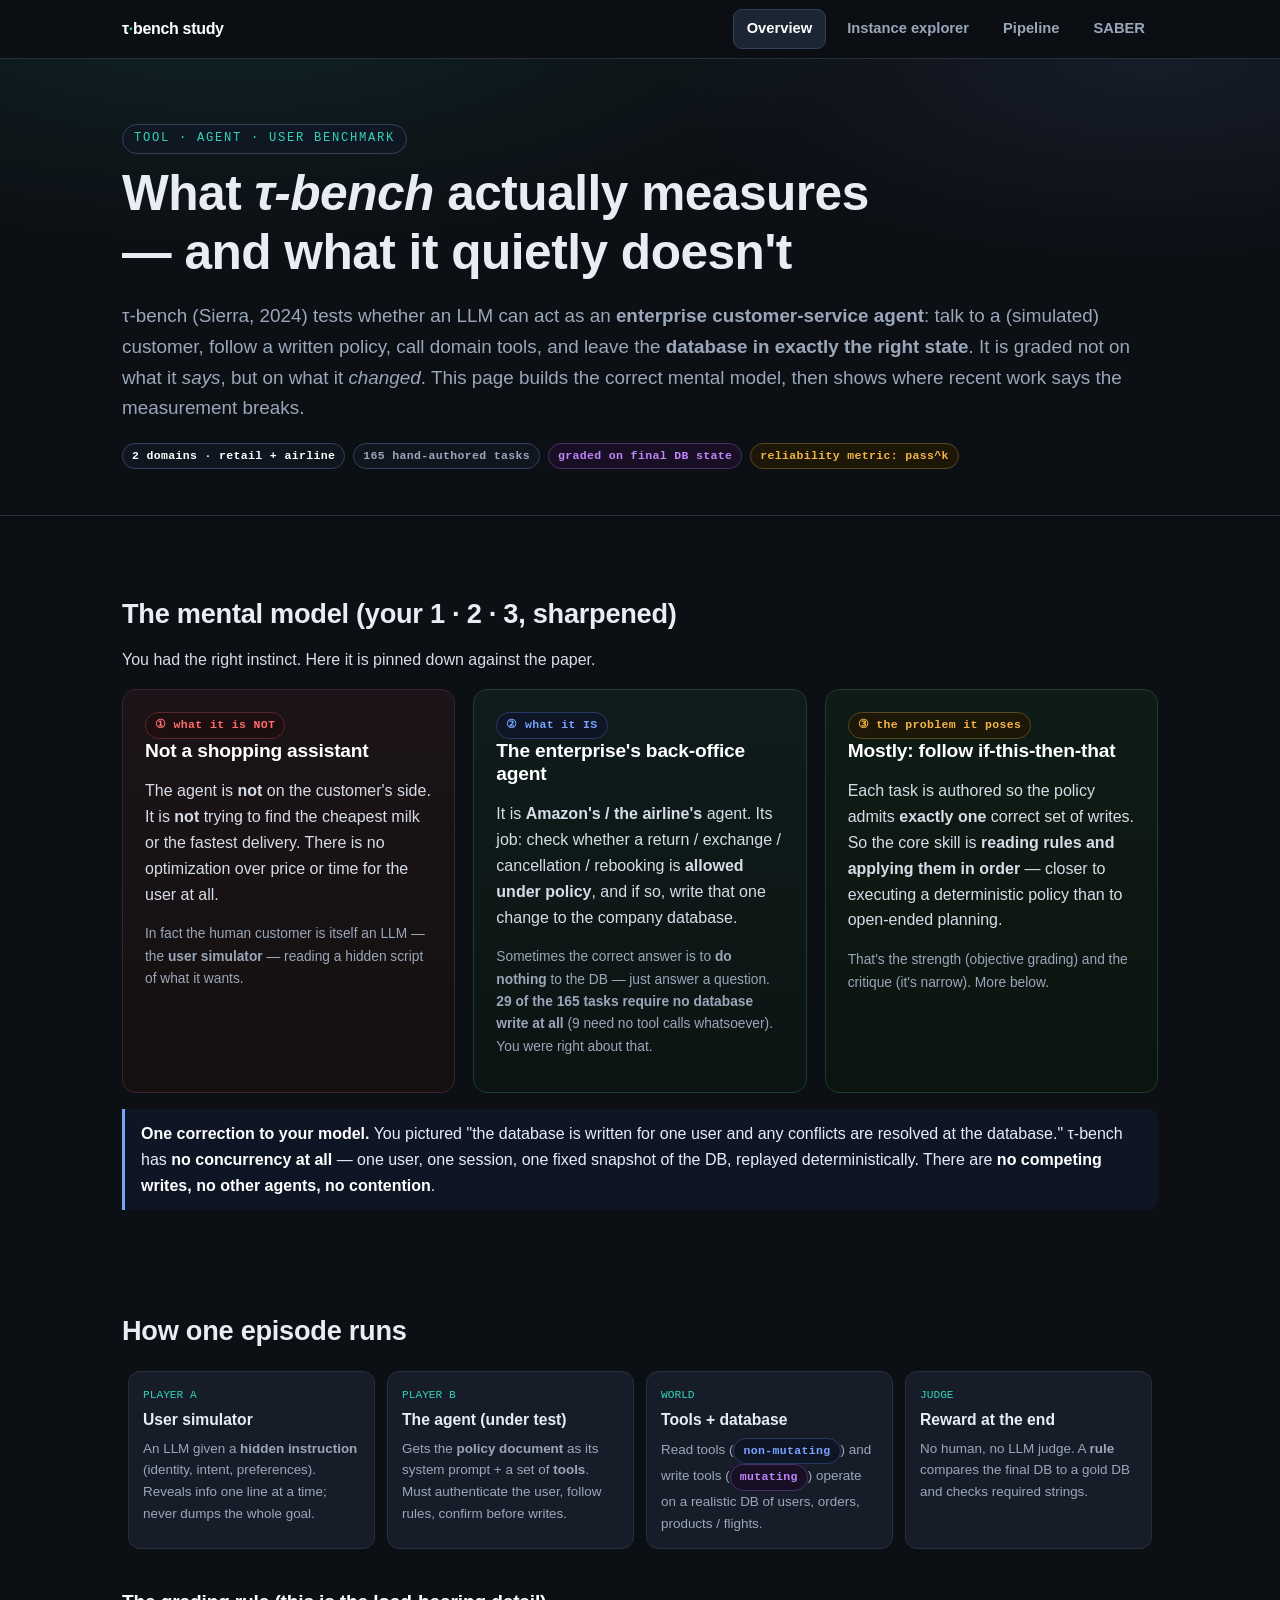
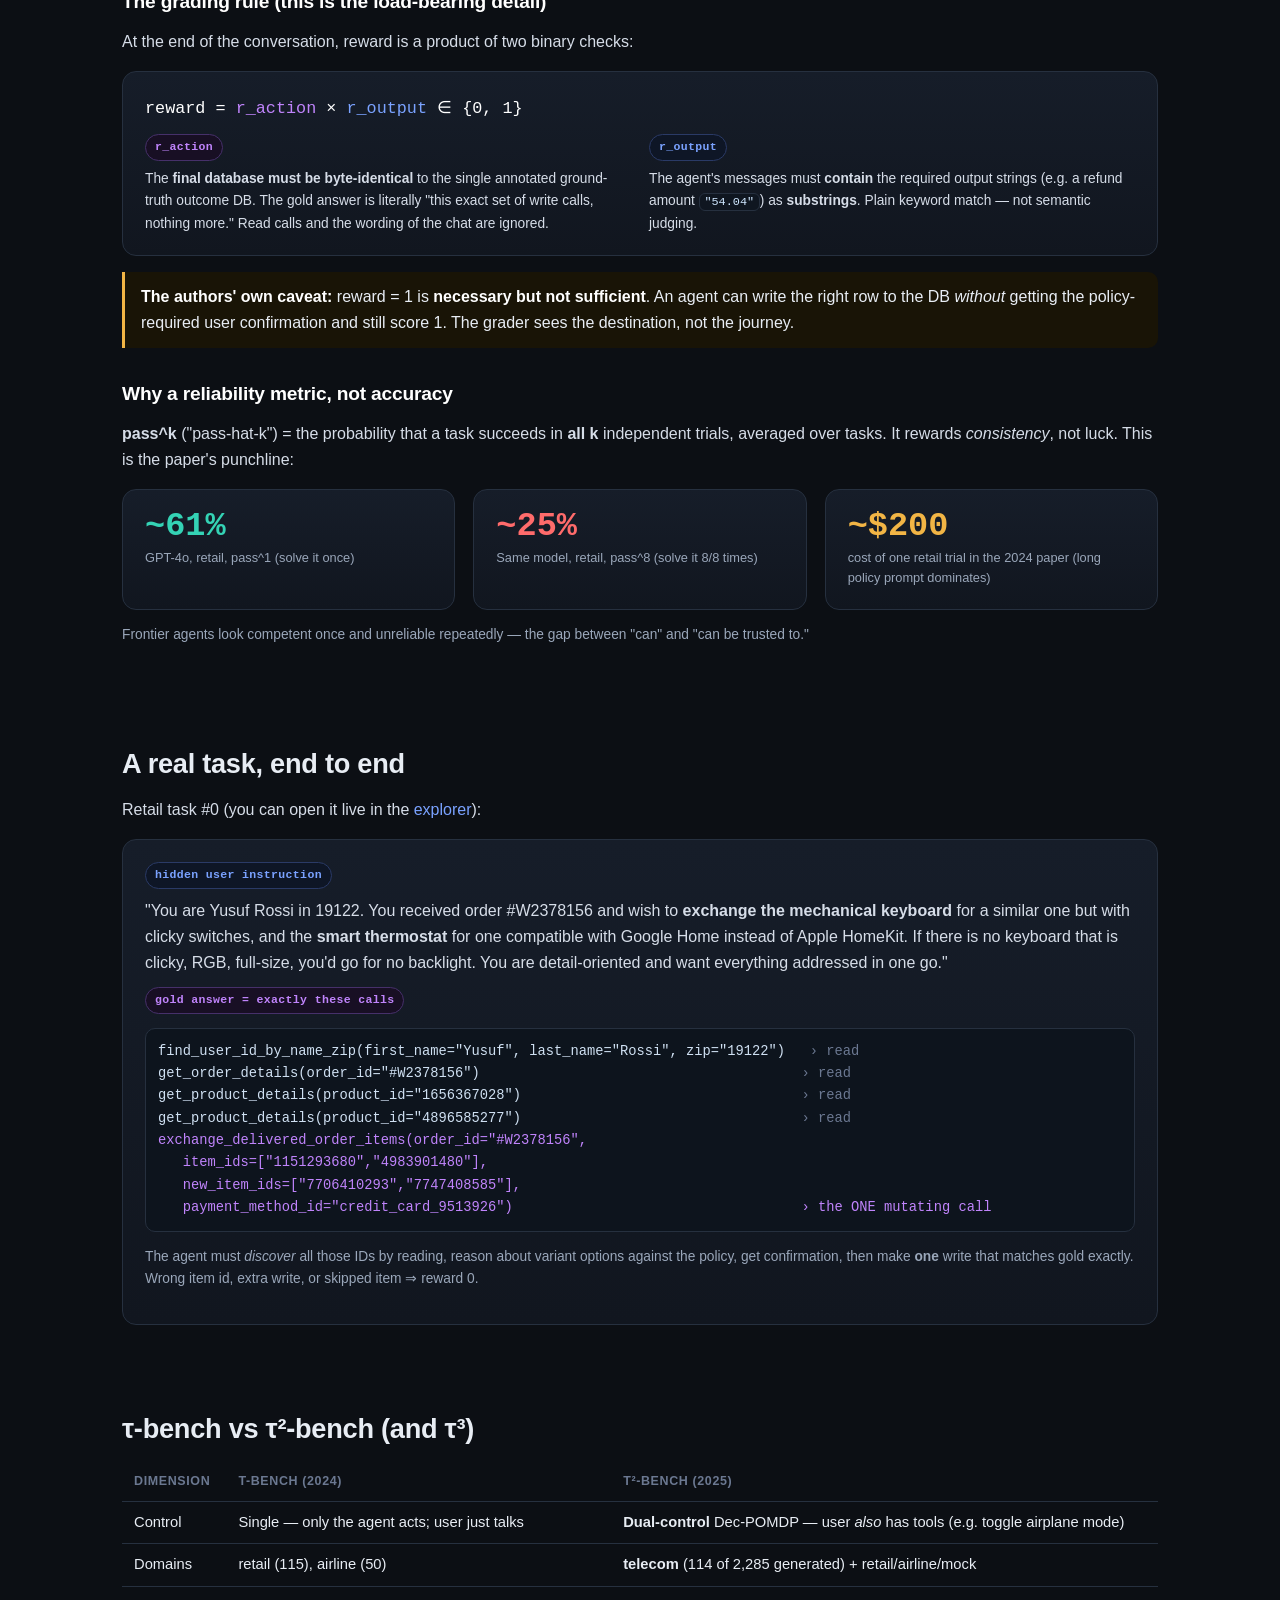
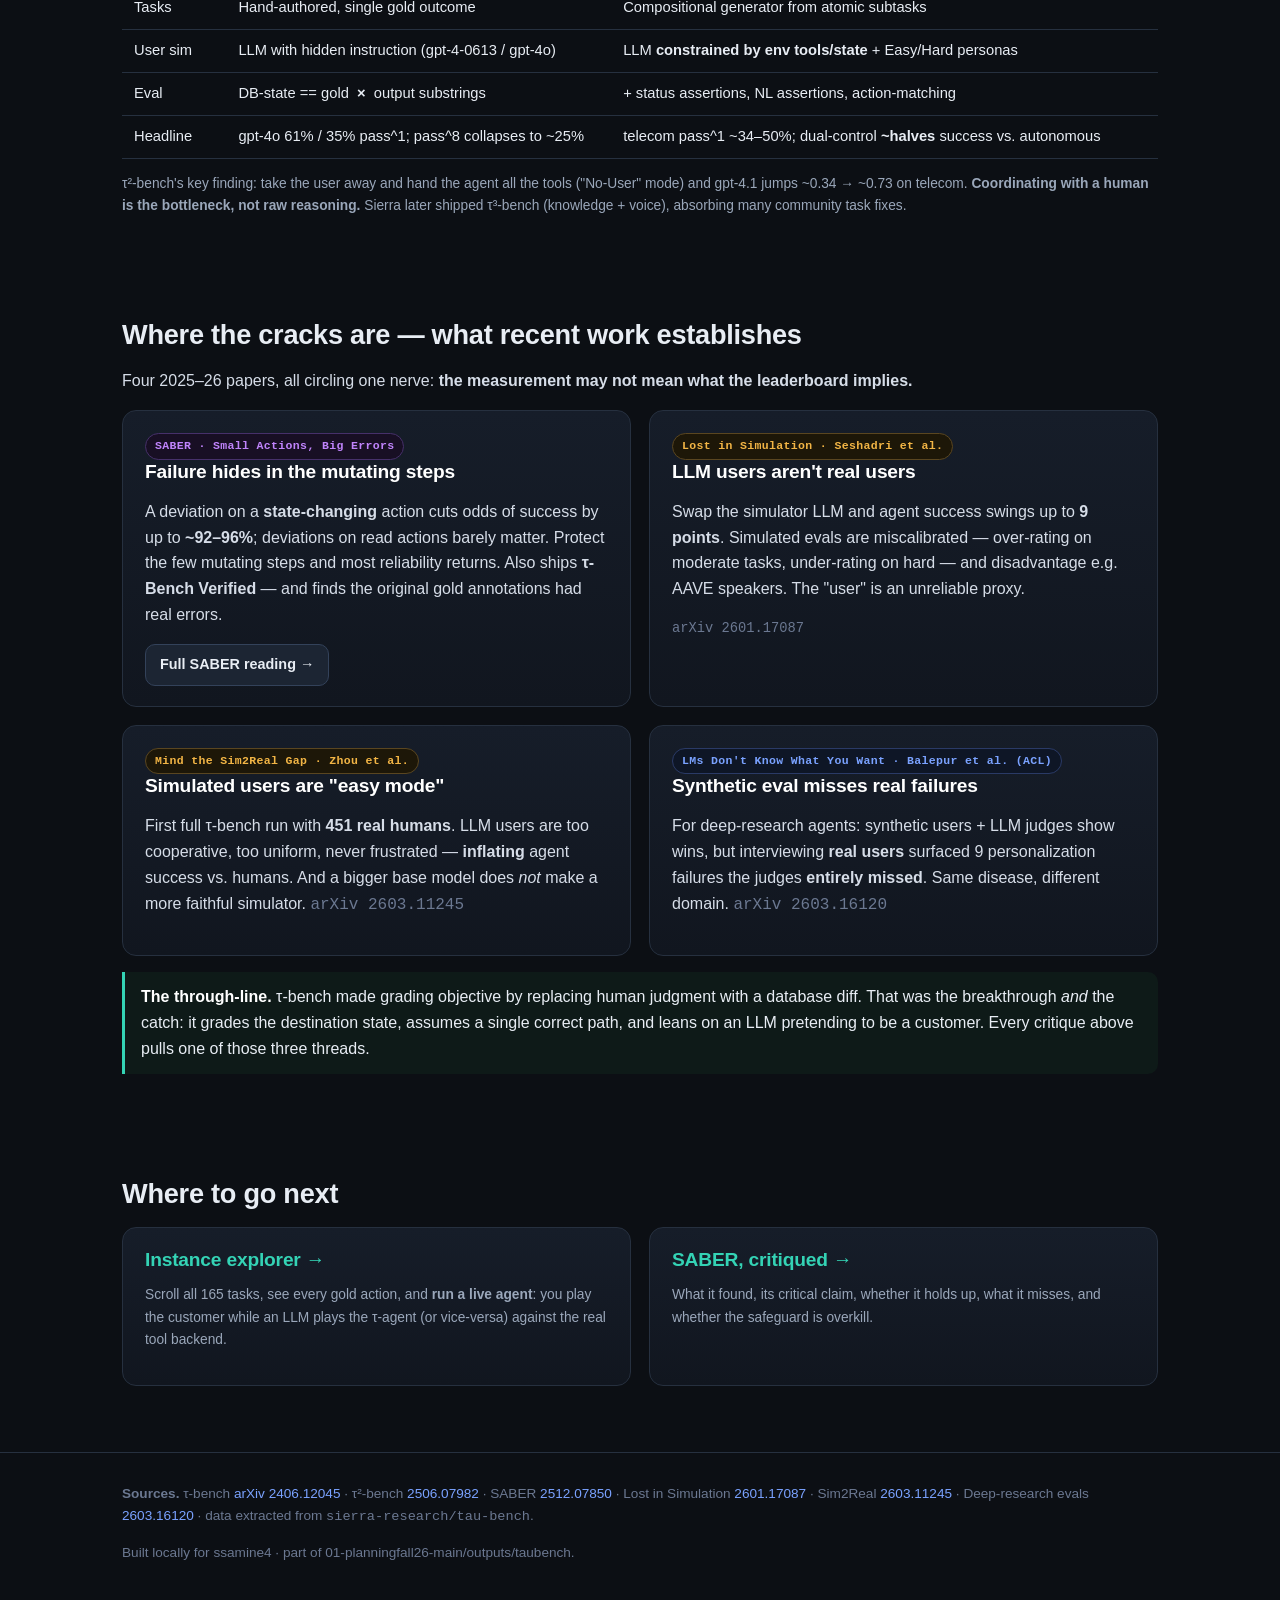
<file: index.html>
<!doctype html>
<html lang="en">
<head>
<meta charset="utf-8">
<meta name="viewport" content="width=device-width,initial-scale=1">
<title>τ-bench, explained — Tool-Agent-User interaction</title>
<link rel="stylesheet" href="styles.css">
</head>
<body>
<nav class="top"><div class="wrap">
  <span class="brand">τ<b>·</b>bench study</span>
  <a class="tab active" href="index.html">Overview</a>
  <a class="tab" href="instances.html">Instance explorer</a>
  <a class="tab" href="pipeline.html">Pipeline</a>
  <a class="tab" href="saber.html">SABER</a>
</div></nav>

<header class="hero"><div class="wrap">
  <span class="kicker">Tool · Agent · User benchmark</span>
  <h1>What <span class="tau">τ-bench</span> actually measures<br>— and what it quietly doesn't</h1>
  <p class="lead">τ-bench (Sierra, 2024) tests whether an LLM can act as an <b>enterprise customer-service agent</b>:
  talk to a (simulated) customer, follow a written policy, call domain tools, and leave the
  <b>database in exactly the right state</b>. It is graded not on what it <em>says</em>, but on what it
  <em>changed</em>. This page builds the correct mental model, then shows where recent work says the
  measurement breaks.</p>
  <div class="pills">
    <span class="badge dom">2 domains · retail + airline</span>
    <span class="badge">165 hand-authored tasks</span>
    <span class="badge mut">graded on final DB state</span>
    <span class="badge warn">reliability metric: pass^k</span>
  </div>
</div></header>

<main class="wrap">

<!-- ============ MENTAL MODEL ============ -->
<section>
<h2>The mental model (your 1 · 2 · 3, sharpened)</h2>
<p>You had the right instinct. Here it is pinned down against the paper.</p>

<div class="grid g3">
  <div class="card tint-bad">
    <span class="badge bad">① what it is NOT</span>
    <h3>Not a shopping assistant</h3>
    <p>The agent is <b>not</b> on the customer's side. It is <b>not</b> trying to find the cheapest milk
    or the fastest delivery. There is no optimization over price or time for the user at all.</p>
    <p class="small muted">In fact the human customer is itself an LLM — the <b>user simulator</b> — reading a
    hidden script of what it wants.</p>
  </div>
  <div class="card tint-acc">
    <span class="badge read">② what it IS</span>
    <h3>The enterprise's back-office agent</h3>
    <p>It is <b>Amazon's / the airline's</b> agent. Its job: check whether a return / exchange / cancellation /
    rebooking is <b>allowed under policy</b>, and if so, write that one change to the company database.</p>
    <p class="small muted">Sometimes the correct answer is to <b>do nothing</b> to the DB — just answer a
    question. <b>29 of the 165 tasks require no database write at all</b> (9 need no tool calls whatsoever).
    You were right about that.</p>
  </div>
  <div class="card tint-good">
    <span class="badge warn">③ the problem it poses</span>
    <h3>Mostly: follow if-this-then-that</h3>
    <p>Each task is authored so the policy admits <b>exactly one</b> correct set of writes. So the core
    skill is <b>reading rules and applying them in order</b> — closer to executing a deterministic
    policy than to open-ended planning.</p>
    <p class="small muted">That's the strength (objective grading) and the critique (it's narrow). More below.</p>
  </div>
</div>

<div class="note blue">
  <b>One correction to your model.</b> You pictured "the database is written for one user and any conflicts
  are resolved at the database." τ-bench has <b>no concurrency at all</b> — one user, one session, one
  fixed snapshot of the DB, replayed deterministically. There are <b>no competing writes, no other agents,
  no contention</b>.
</div>
</section>

<!-- ============ HOW IT WORKS ============ -->
<section>
<h2>How one episode runs</h2>
<div class="flow">
  <div class="step"><div class="n">PLAYER A</div><h4>User simulator</h4>
    <p>An LLM given a <b>hidden instruction</b> (identity, intent, preferences). Reveals info one line at a
    time; never dumps the whole goal.</p></div>
  <div class="step"><div class="n">PLAYER B</div><h4>The agent (under test)</h4>
    <p>Gets the <b>policy document</b> as its system prompt + a set of <b>tools</b>. Must authenticate the
    user, follow rules, confirm before writes.</p></div>
  <div class="step"><div class="n">WORLD</div><h4>Tools + database</h4>
    <p>Read tools (<span class="badge read">non-mutating</span>) and write tools
    (<span class="badge mut">mutating</span>) operate on a realistic DB of users, orders, products / flights.</p></div>
  <div class="step"><div class="n">JUDGE</div><h4>Reward at the end</h4>
    <p>No human, no LLM judge. A <b>rule</b> compares the final DB to a gold DB and checks required strings.</p></div>
</div>

<h3>The grading rule (this is the load-bearing detail)</h3>
<p>At the end of the conversation, reward is a product of two binary checks:</p>
<div class="card" style="margin:14px 0">
  <p class="mono" style="font-size:1.05rem;color:#fff;margin:.2em 0">
    reward&nbsp;=&nbsp;<span style="color:var(--mut)">r_action</span>&nbsp;×&nbsp;<span style="color:var(--acc2)">r_output</span>&nbsp;∈&nbsp;{0,&nbsp;1}</p>
  <div class="grid g2" style="margin-top:10px">
    <div><span class="badge mut">r_action</span><p class="small" style="margin:.5em 0 0">The <b>final database must be byte-identical</b> to the single annotated
      ground-truth outcome DB. The gold answer is literally "this exact set of write calls, nothing more."
      Read calls and the wording of the chat are ignored.</p></div>
    <div><span class="badge read">r_output</span><p class="small" style="margin:.5em 0 0">The agent's messages must <b>contain</b> the required output strings
      (e.g. a refund amount <code>"54.04"</code>) as <b>substrings</b>. Plain keyword match — not semantic judging.</p></div>
  </div>
</div>
<div class="note warn"><b>The authors' own caveat:</b> reward&nbsp;=&nbsp;1 is <b>necessary but not sufficient</b>.
An agent can write the right row to the DB <em>without</em> getting the policy-required user confirmation and
still score 1. The grader sees the destination, not the journey.</div>

<h3>Why a reliability metric, not accuracy</h3>
<p><b>pass^k</b> ("pass-hat-k") = the probability that a task succeeds in <b>all k</b> independent trials,
averaged over tasks. It rewards <em>consistency</em>, not luck. This is the paper's punchline:</p>
<div class="grid g3">
  <div class="card"><div class="stat acc">~61%</div><div class="stat-l">GPT-4o, retail, pass^1 (solve it once)</div></div>
  <div class="card"><div class="stat bad">~25%</div><div class="stat-l">Same model, retail, pass^8 (solve it 8/8 times)</div></div>
  <div class="card"><div class="stat warn">~$200</div><div class="stat-l">cost of one retail trial in the 2024 paper (long policy prompt dominates)</div></div>
</div>
<p class="small muted">Frontier agents look competent once and unreliable repeatedly — the gap between
"can" and "can be trusted to."</p>
</section>

<!-- ============ WORKED EXAMPLE ============ -->
<section>
<h2>A real task, end to end</h2>
<p>Retail task #0 (you can open it live in the <a href="instances.html">explorer</a>):</p>
<div class="card">
  <span class="badge read">hidden user instruction</span>
  <p style="margin:.6em 0">"You are Yusuf Rossi in 19122. You received order #W2378156 and wish to <b>exchange the mechanical
  keyboard</b> for a similar one but with clicky switches, and the <b>smart thermostat</b> for one compatible
  with Google Home instead of Apple HomeKit. If there is no keyboard that is clicky, RGB, full-size, you'd go
  for no backlight. You are detail-oriented and want everything addressed in one go."</p>
  <span class="badge mut">gold answer = exactly these calls</span>
  <pre class="mono small" style="background:#0d141d;border:1px solid var(--line);border-radius:10px;padding:12px;overflow:auto;color:#cfe0f2">find_user_id_by_name_zip(first_name="Yusuf", last_name="Rossi", zip="19122")   <span class="faint">› read</span>
get_order_details(order_id="#W2378156")                                       <span class="faint">› read</span>
get_product_details(product_id="1656367028")                                  <span class="faint">› read</span>
get_product_details(product_id="4896585277")                                  <span class="faint">› read</span>
<span style="color:var(--mut)">exchange_delivered_order_items(order_id="#W2378156",
   item_ids=["1151293680","4983901480"],
   new_item_ids=["7706410293","7747408585"],
   payment_method_id="credit_card_9513926")                                   › the ONE mutating call</span></pre>
  <p class="small muted">The agent must <em>discover</em> all those IDs by reading, reason about variant
  options against the policy, get confirmation, then make <b>one</b> write that matches gold exactly. Wrong
  item id, extra write, or skipped item ⇒ reward 0.</p>
</div>
</section>

<!-- ============ tau vs tau2 ============ -->
<section>
<h2>τ-bench vs τ²-bench (and τ³)</h2>
<table>
<thead><tr><th>Dimension</th><th>τ-bench (2024)</th><th>τ²-bench (2025)</th></tr></thead>
<tbody>
<tr><td>Control</td><td>Single — only the agent acts; user just talks</td><td><b>Dual-control</b> Dec-POMDP — user <em>also</em> has tools (e.g. toggle airplane mode)</td></tr>
<tr><td>Domains</td><td>retail (115), airline (50)</td><td><b>telecom</b> (114 of 2,285 generated) + retail/airline/mock</td></tr>
<tr><td>Tasks</td><td>Hand-authored, single gold outcome</td><td>Compositional generator from atomic subtasks</td></tr>
<tr><td>User sim</td><td>LLM with hidden instruction (gpt-4-0613 / gpt-4o)</td><td>LLM <b>constrained by env tools/state</b> + Easy/Hard personas</td></tr>
<tr><td>Eval</td><td>DB-state == gold &nbsp;<b>×</b>&nbsp; output substrings</td><td>+ status assertions, NL assertions, action-matching</td></tr>
<tr><td>Headline</td><td>gpt-4o 61% / 35% pass^1; pass^8 collapses to ~25%</td><td>telecom pass^1 ~34–50%; dual-control <b>~halves</b> success vs. autonomous</td></tr>
</tbody></table>
<p class="small muted">τ²-bench's key finding: take the user away and hand the agent all the tools ("No-User"
mode) and gpt-4.1 jumps ~0.34 → ~0.73 on telecom. <b>Coordinating with a human is the bottleneck, not raw
reasoning.</b> Sierra later shipped τ³-bench (knowledge + voice), absorbing many community task fixes.</p>
</section>

<!-- ============ CRACKS ============ -->
<section>
<h2>Where the cracks are — what recent work establishes</h2>
<p>Four 2025–26 papers, all circling one nerve: <b>the measurement may not mean what the leaderboard implies.</b></p>

<div class="grid g2">
  <div class="card">
    <span class="badge mut">SABER · Small Actions, Big Errors</span>
    <h3>Failure hides in the mutating steps</h3>
    <p>A deviation on a <b>state-changing</b> action cuts odds of success by up to <b>~92–96%</b>; deviations
    on read actions barely matter. Protect the few mutating steps and most reliability returns. Also ships
    <b>τ-Bench Verified</b> — and finds the original gold annotations had real errors.</p>
    <a class="btn" href="saber.html">Full SABER reading →</a>
  </div>
  <div class="card">
    <span class="badge warn">Lost in Simulation · Seshadri et al.</span>
    <h3>LLM users aren't real users</h3>
    <p>Swap the simulator LLM and agent success swings up to <b>9 points</b>. Simulated evals are
    miscalibrated — over-rating on moderate tasks, under-rating on hard — and disadvantage e.g. AAVE speakers.
    The "user" is an unreliable proxy.</p>
    <p class="small faint mono">arXiv 2601.17087</p>
  </div>
  <div class="card">
    <span class="badge warn">Mind the Sim2Real Gap · Zhou et al.</span>
    <h3>Simulated users are "easy mode"</h3>
    <p>First full τ-bench run with <b>451 real humans</b>. LLM users are too cooperative, too uniform, never
    frustrated — <b>inflating</b> agent success vs. humans. And a bigger base model does <em>not</em> make a
    more faithful simulator. <span class="faint mono">arXiv 2603.11245</span></p>
  </div>
  <div class="card">
    <span class="badge read">LMs Don't Know What You Want · Balepur et al. (ACL)</span>
    <h3>Synthetic eval misses real failures</h3>
    <p>For deep-research agents: synthetic users + LLM judges show wins, but interviewing <b>real users</b>
    surfaced 9 personalization failures the judges <b>entirely missed</b>. Same disease, different domain.
    <span class="faint mono">arXiv 2603.16120</span></p>
  </div>
</div>

<div class="note">
  <b>The through-line.</b> τ-bench made grading objective by replacing human judgment with a database diff.
  That was the breakthrough <em>and</em> the catch: it grades the destination state, assumes a single correct
  path, and leans on an LLM pretending to be a customer. Every critique above pulls one of those three threads.
</div>
</section>

<section>
<h2>Where to go next</h2>
<div class="grid g2">
  <a class="card" href="instances.html" style="text-decoration:none"><h3 style="color:var(--acc)">Instance explorer →</h3>
    <p class="small muted">Scroll all 165 tasks, see every gold action, and <b>run a live agent</b>: you play the
    customer while an LLM plays the τ-agent (or vice-versa) against the real tool backend.</p></a>
  <a class="card" href="saber.html" style="text-decoration:none"><h3 style="color:var(--acc)">SABER, critiqued →</h3>
    <p class="small muted">What it found, its critical claim, whether it holds up, what it misses, and whether
    the safeguard is overkill.</p></a>
</div>
</section>

</main>

<footer><div class="wrap">
  <b>Sources.</b> τ-bench <a href="https://arxiv.org/abs/2406.12045">arXiv 2406.12045</a> ·
  τ²-bench <a href="https://arxiv.org/abs/2506.07982">2506.07982</a> ·
  SABER <a href="https://arxiv.org/abs/2512.07850">2512.07850</a> ·
  Lost in Simulation <a href="https://arxiv.org/abs/2601.17087">2601.17087</a> ·
  Sim2Real <a href="https://arxiv.org/abs/2603.11245">2603.11245</a> ·
  Deep-research evals <a href="https://arxiv.org/abs/2603.16120">2603.16120</a> ·
  data extracted from <span class="mono">sierra-research/tau-bench</span>.
  <p class="faint">Built locally for ssamine4 · part of 01-planningfall26-main/outputs/taubench.</p>
</div></footer>
</body>
</html>
</file>
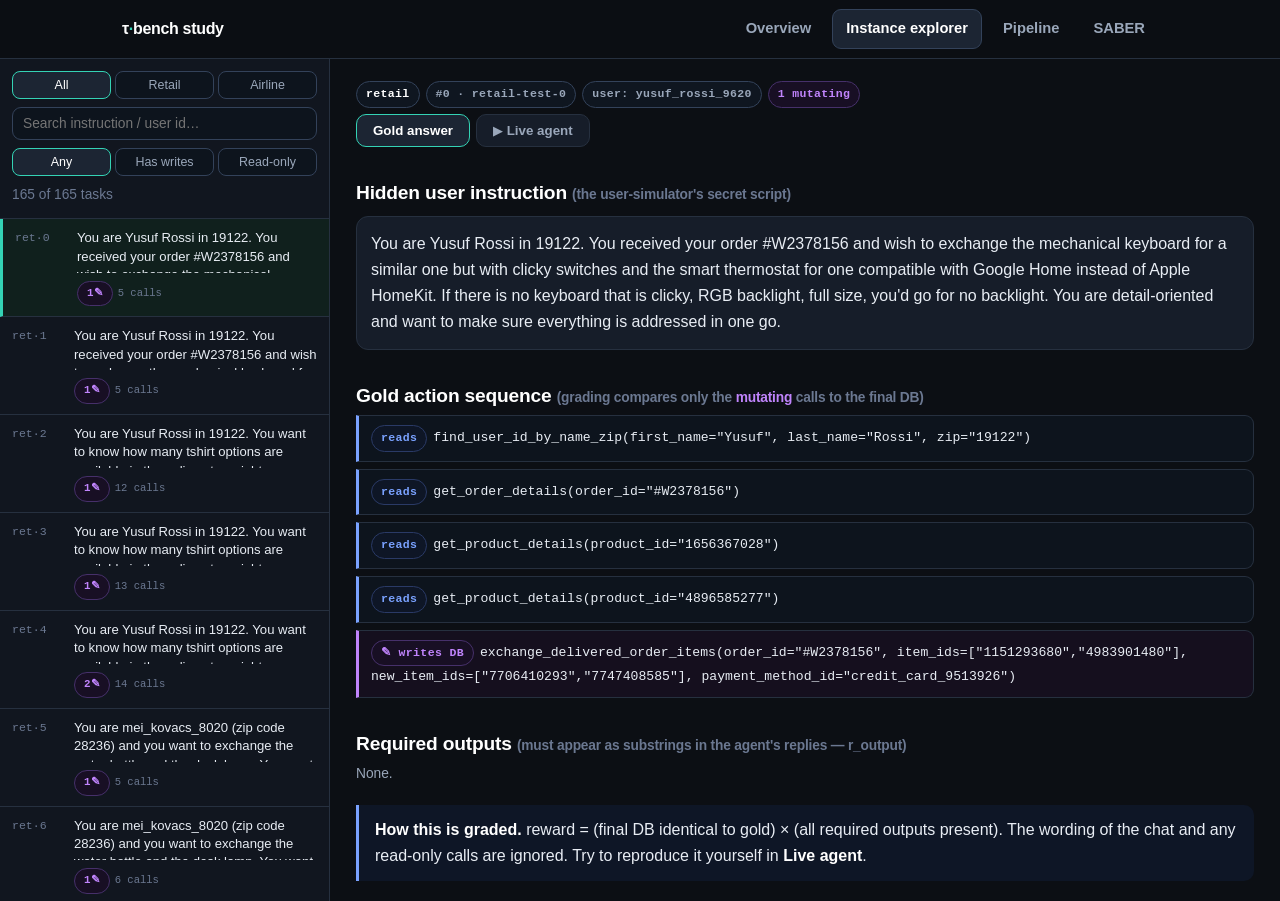
<file: instances.html>
<!doctype html>
<html lang="en">
<head>
<meta charset="utf-8">
<meta name="viewport" content="width=device-width,initial-scale=1">
<title>τ-bench instance explorer + live agent</title>
<link rel="stylesheet" href="styles.css">
<style>
  .app{display:grid;grid-template-columns:330px 1fr;gap:0;height:calc(100vh - 58px)}
  @media(max-width:900px){.app{grid-template-columns:1fr;height:auto}}
  .sidebar{border-right:1px solid var(--line);height:100%;overflow:hidden;display:flex;flex-direction:column;background:var(--bg2)}
  .filters{padding:12px;border-bottom:1px solid var(--line);display:flex;flex-direction:column;gap:8px}
  .filters input,.filters select{width:100%;background:#0d141d;border:1px solid var(--line2);color:var(--ink);
     padding:8px 10px;border-radius:9px;font-size:.86rem;font-family:var(--sans)}
  .seg{display:flex;gap:4px}
  .seg button{flex:1;background:#0d141d;border:1px solid var(--line2);color:var(--muted);padding:6px;border-radius:8px;cursor:pointer;font-size:.78rem}
  .seg button.on{background:var(--panel2);color:#fff;border-color:var(--acc)}
  .ilist{overflow-y:auto;flex:1}
  .irow{padding:10px 12px;border-bottom:1px solid var(--line);cursor:pointer;display:flex;gap:8px;align-items:flex-start}
  .irow:hover{background:#0f151e}
  .irow.sel{background:#10201d;border-left:3px solid var(--acc)}
  .irow .idx{font-family:var(--mono);font-size:.72rem;color:var(--faint);min-width:54px}
  .irow .t{font-size:.82rem;color:var(--ink);line-height:1.4;max-height:3.3em;overflow:hidden}
  .irow .mc{font-family:var(--mono);font-size:.68rem}
  .main{height:100%;overflow-y:auto;padding:22px 26px}
  @media(max-width:900px){.main{height:auto}}
  .detail-tabs{display:flex;gap:6px;margin:6px 0 16px}
  .detail-tabs button{background:var(--panel);border:1px solid var(--line);color:var(--muted);padding:8px 16px;border-radius:10px;cursor:pointer;font-weight:560}
  .detail-tabs button.on{background:var(--panel2);color:#fff;border-color:var(--acc)}
  .goldcall{font-family:var(--mono);font-size:.82rem;background:#0d141d;border:1px solid var(--line);border-left:3px solid var(--acc2);
     border-radius:0 9px 9px 0;padding:9px 12px;margin:7px 0;white-space:pre-wrap;word-break:break-word}
  .goldcall.mut{border-left-color:var(--mut);background:#150f1e}
  .chat{display:flex;flex-direction:column;gap:10px;margin:14px 0}
  .msg{max-width:88%;padding:10px 14px;border-radius:13px;font-size:.9rem;white-space:pre-wrap;line-height:1.5}
  .msg.user{align-self:flex-start;background:#16202e;border:1px solid var(--line2);border-bottom-left-radius:4px}
  .msg.agent{align-self:flex-end;background:#10231f;border:1px solid #1f4d44;border-bottom-right-radius:4px}
  .msg.tool{align-self:stretch;max-width:100%;background:#140f1e;border:1px solid #46306a;font-family:var(--mono);font-size:.78rem;color:#d7c5f0}
  .msg .who{font-size:.66rem;letter-spacing:.06em;text-transform:uppercase;color:var(--faint);margin-bottom:3px}
  .panel-card{background:var(--panel);border:1px solid var(--line);border-radius:12px;padding:14px;margin:12px 0}
  .cfg{display:grid;grid-template-columns:1fr 1fr;gap:10px}
  .cfg label{font-size:.74rem;color:var(--faint);text-transform:uppercase;letter-spacing:.05em;display:block;margin-bottom:3px}
  .cfg input,.cfg select{width:100%;background:#0d141d;border:1px solid var(--line2);color:var(--ink);padding:8px;border-radius:8px;font-size:.84rem;font-family:var(--sans)}
  .composer{display:flex;gap:8px;margin-top:10px}
  .composer textarea{flex:1;background:#0d141d;border:1px solid var(--line2);color:var(--ink);border-radius:10px;padding:10px;font-family:var(--sans);font-size:.9rem;resize:vertical;min-height:46px}
  .gradebox{display:flex;gap:14px;flex-wrap:wrap;align-items:center}
  .led{width:11px;height:11px;border-radius:50%;display:inline-block;margin-right:6px;vertical-align:middle}
  .led.on{background:var(--good);box-shadow:0 0 8px var(--good)} .led.off{background:var(--bad)}
  details.raw summary{cursor:pointer;color:var(--muted);font-size:.8rem}
  pre.json{background:#0b1118;border:1px solid var(--line);border-radius:9px;padding:11px;overflow:auto;font-size:.76rem;color:#bcd;max-height:300px}
</style>
</head>
<body>
<nav class="top"><div class="wrap">
  <span class="brand">τ<b>·</b>bench study</span>
  <a class="tab" href="index.html">Overview</a>
  <a class="tab active" href="instances.html">Instance explorer</a>
  <a class="tab" href="pipeline.html">Pipeline</a>
  <a class="tab" href="saber.html">SABER</a>
</div></nav>

<div class="app">
  <!-- ---------- SIDEBAR ---------- -->
  <aside class="sidebar">
    <div class="filters">
      <div class="seg" id="domSeg">
        <button data-d="all" class="on">All</button>
        <button data-d="retail">Retail</button>
        <button data-d="airline">Airline</button>
      </div>
      <input id="search" placeholder="Search instruction / user id…">
      <div class="seg" id="mutSeg">
        <button data-m="all" class="on">Any</button>
        <button data-m="write">Has writes</button>
        <button data-m="readonly">Read-only</button>
      </div>
      <div class="small faint" id="count">—</div>
    </div>
    <div class="ilist" id="ilist"></div>
  </aside>

  <!-- ---------- MAIN ---------- -->
  <main class="main" id="main">
    <div class="muted">Loading instances…</div>
  </main>
</div>

<!-- data -->
<script src="data/data_tasks.js"></script>
<script src="data/data_tools.js"></script>
<script src="data/data_prompts.js"></script>
<script src="data/data_retail_db.js"></script>
<script>
/* ============================================================= *
 *  τ-bench instance explorer + live agent (self-contained)
 * ============================================================= */
const TASKS = window.TAU_TASKS||[];
const TOOLS = window.TAU_TOOLS||{retail:[],airline:[]};
const PROMPTS = window.TAU_PROMPTS||{};
const RETAIL_DB = window.TAU_RETAIL_DB||{users:{},orders:{},products:{}};

const MUTATING = new Set([
  // retail
  "cancel_pending_order","return_delivered_order_items","exchange_delivered_order_items",
  "modify_pending_order_items","modify_pending_order_address","modify_pending_order_payment",
  "modify_user_address","cancel_pending_order_items","partial_return_and_exchange",
  // airline
  "book_reservation","cancel_reservation","send_certificate","update_reservation_baggages",
  "update_reservation_flights","update_reservation_passengers"
]);
const isMut = n => MUTATING.has(n);

/* ---------- sidebar state ---------- */
let fDom="all", fMut="all", fQ="", selId=null;
const el = s => document.querySelector(s);

function passFilter(t){
  if(fDom!=="all" && t.domain!==fDom) return false;
  const hasW = t.actions.some(a=>isMut(a.name));
  if(fMut==="write" && !hasW) return false;
  if(fMut==="readonly" && hasW) return false;
  if(fQ){const q=fQ.toLowerCase(); if(!((t.instruction||"").toLowerCase().includes(q)||(t.user_id||"").toLowerCase().includes(q))) return false;}
  return true;
}
function renderList(){
  const list = TASKS.filter(passFilter);
  el("#count").textContent = `${list.length} of ${TASKS.length} tasks`;
  el("#ilist").innerHTML = list.map(t=>{
    const w = t.actions.filter(a=>isMut(a.name)).length;
    const badge = w? `<span class="badge mut mc">${w}✎</span>` : `<span class="badge read mc">read</span>`;
    return `<div class="irow ${t.id===selId?'sel':''}" data-id="${t.id}">
      <div class="idx">${t.domain.slice(0,3)}·${t.idx}</div>
      <div style="flex:1"><div class="t">${esc(t.instruction).slice(0,140)}</div>
        <div style="margin-top:5px">${badge} <span class="faint mc" style="font-size:.66rem">${t.actions.length} calls</span></div></div>
    </div>`;
  }).join("") || `<div class="small faint" style="padding:16px">No matches.</div>`;
  document.querySelectorAll(".irow").forEach(r=>r.onclick=()=>select(r.dataset.id));
}
function esc(s){return (s||"").replace(/[&<>"]/g,c=>({"&":"&amp;","<":"&lt;",">":"&gt;",'"':"&quot;"}[c]));}

/* ---------- detail render ---------- */
let detailTab="gold";
function select(id){ selId=id; renderList(); renderDetail(); el("#main").scrollTop=0; }
function curTask(){ return TASKS.find(t=>t.id===selId); }

function renderDetail(){
  const t=curTask(); if(!t){el("#main").innerHTML='<div class="muted">Pick an instance from the left.</div>';return;}
  const writes=t.actions.filter(a=>isMut(a.name));
  el("#main").innerHTML = `
    <div class="tag-row" style="margin-bottom:6px">
      <span class="badge dom">${t.domain}</span>
      <span class="badge">#${t.idx} · ${t.id}</span>
      <span class="badge">user: ${esc(t.user_id||"—")}</span>
      ${writes.length?`<span class="badge mut">${writes.length} mutating</span>`:`<span class="badge read">read-only task</span>`}
      ${t.outputs.length?`<span class="badge warn">${t.outputs.length} required output(s)</span>`:""}
    </div>
    <div class="detail-tabs">
      <button class="${detailTab==='gold'?'on':''}" onclick="setTab('gold')">Gold answer</button>
      <button class="${detailTab==='live'?'on':''}" onclick="setTab('live')">▶ Live agent</button>
    </div>
    <div id="tabbody"></div>`;
  detailTab==='gold'? renderGold(t) : renderLive(t);
}
function setTab(x){detailTab=x;renderDetail();}

function renderGold(t){
  const acts = t.actions.map(a=>{
    const m=isMut(a.name);
    const args=Object.entries(a.kwargs||{}).map(([k,v])=>`${k}=${JSON.stringify(v)}`).join(", ");
    return `<div class="goldcall ${m?'mut':''}">${m?'<span class="badge mut" style="margin-right:6px">✎ writes DB</span>':'<span class="badge read" style="margin-right:6px">reads</span>'}${esc(a.name)}(${esc(args)})</div>`;
  }).join("") || `<div class="muted small">No actions — this task is answerable with reads only (the correct DB change is <b>none</b>).</div>`;
  el("#tabbody").innerHTML = `
    <h3>Hidden user instruction <span class="faint small">(the user-simulator's secret script)</span></h3>
    <div class="panel-card">${esc(t.instruction)}</div>
    <h3>Gold action sequence <span class="faint small">(grading compares only the <span style="color:var(--mut)">mutating</span> calls to the final DB)</span></h3>
    ${acts}
    <h3>Required outputs <span class="faint small">(must appear as substrings in the agent's replies — r_output)</span></h3>
    ${t.outputs.length? t.outputs.map(o=>`<span class="badge warn" style="margin:3px">"${esc(o)}"</span>`).join("") : '<div class="muted small">None.</div>'}
    <div class="note blue" style="margin-top:20px"><b>How this is graded.</b> reward = (final DB identical to gold) × (all required outputs present). The wording of the chat and any read-only calls are ignored. Try to reproduce it yourself in <b>Live agent</b>.</div>`;
}

/* ============================================================= *
 *  RETAIL TOOL BACKEND (faithful port of sierra-research/tau-bench)
 * ============================================================= */
function freshDB(){ return JSON.parse(JSON.stringify(RETAIL_DB)); }
function J(x){return JSON.stringify(x);}
const round2=x=>Math.round((x+Number.EPSILON)*100)/100;

const RETAIL_BACKEND = {
  think:({thought})=>"",
  calculate:({expression})=>{ if(!/^[-0-9+*/(). ]+$/.test(expression||""))return "Error: invalid characters in expression";
    try{return String(round2(Function('"use strict";return ('+expression+')')()));}catch(e){return "Error: "+e.message;} },
  transfer_to_human_agents:({summary})=>"Transfer successful — a human agent will follow up.",
  list_all_product_types:(_,db)=>{const o={};Object.values(db.products).forEach(p=>o[p.name]=p.product_id);
    return J(Object.fromEntries(Object.entries(o).sort()));},
  find_user_id_by_name_zip:({first_name,last_name,zip},db)=>{for(const[id,p]of Object.entries(db.users)){
    if(p.name.first_name.toLowerCase()===(first_name||"").toLowerCase()&&p.name.last_name.toLowerCase()===(last_name||"").toLowerCase()&&p.address.zip===zip)return id;}return "Error: user not found";},
  find_user_id_by_email:({email},db)=>{for(const[id,p]of Object.entries(db.users)){if((p.email||"").toLowerCase()===(email||"").toLowerCase())return id;}return "Error: user not found";},
  get_user_details:({user_id},db)=> db.users[user_id]? J(db.users[user_id]) : "Error: user not found",
  get_order_details:({order_id},db)=> db.orders[order_id]? J(db.orders[order_id]) : "Error: order not found",
  get_product_details:({product_id},db)=> db.products[product_id]? J(db.products[product_id]) : "Error: product not found",
  cancel_pending_order:({order_id,reason},db)=>{const o=db.orders[order_id]; if(!o)return "Error: order not found";
    if(o.status!=="pending")return "Error: non-pending order cannot be cancelled";
    if(!["no longer needed","ordered by mistake"].includes(reason))return "Error: invalid reason";
    o.status="cancelled";o.cancel_reason=reason;return J(o);},
  return_delivered_order_items:({order_id,item_ids,payment_method_id},db)=>{const o=db.orders[order_id]; if(!o)return "Error: order not found";
    if(o.status!=="delivered")return "Error: non-delivered order cannot be returned";
    const u=db.users[o.user_id]; if(!u.payment_methods[payment_method_id])return "Error: payment method not found";
    if(!payment_method_id.includes("gift_card")&&payment_method_id!==o.payment_history[0].payment_method_id)return "Error: payment method should be either the original payment method or a gift card";
    const all=o.items.map(i=>i.item_id);for(const it of item_ids){if(item_ids.filter(x=>x===it).length>all.filter(x=>x===it).length)return "Error: some item not found";}
    o.status="return requested";o.return_items=[...item_ids].sort();o.return_payment_method_id=payment_method_id;return J(o);},
  exchange_delivered_order_items:({order_id,item_ids,new_item_ids,payment_method_id},db)=>swapItems(db,order_id,item_ids,new_item_ids,payment_method_id,"delivered","exchange requested"),
  modify_pending_order_items:({order_id,item_ids,new_item_ids,payment_method_id},db)=>swapItems(db,order_id,item_ids,new_item_ids,payment_method_id,"pending",null),
  modify_pending_order_address:({order_id,address1,address2,city,state,country,zip},db)=>{const o=db.orders[order_id];if(!o)return "Error: order not found";
    if(o.status!=="pending")return "Error: non-pending order cannot be modified";o.address={address1,address2,city,state,country,zip};return J(o);},
  modify_pending_order_payment:({order_id,payment_method_id},db)=>{const o=db.orders[order_id];if(!o)return "Error: order not found";
    if(o.status!=="pending")return "Error: non-pending order cannot be modified";const u=db.users[o.user_id];
    if(!u.payment_methods[payment_method_id])return "Error: payment method not found";
    if(o.payment_history[0].payment_method_id===payment_method_id)return "Error: the new payment method should be different from the current one";
    o.payment_history[0].payment_method_id=payment_method_id;return J(o);},
  modify_user_address:({user_id,address1,address2,city,state,country,zip},db)=>{const u=db.users[user_id];if(!u)return "Error: user not found";
    u.address={address1,address2,city,state,country,zip};return J(u);},
};
function swapItems(db,order_id,item_ids,new_item_ids,payment_method_id,reqStatus,newStatus){
  const o=db.orders[order_id]; if(!o)return "Error: order not found";
  if(o.status!==reqStatus)return `Error: non-${reqStatus} order cannot be modified`;
  const all=o.items.map(i=>i.item_id);
  for(const it of item_ids){if(item_ids.filter(x=>x===it).length>all.filter(x=>x===it).length)return `Error: ${it} not found`;}
  if(item_ids.length!==new_item_ids.length)return "Error: the number of items to be exchanged should match";
  const u=db.users[o.user_id]; if(!u.payment_methods[payment_method_id])return "Error: payment method not found";
  for(let i=0;i<item_ids.length;i++){const it=o.items.find(x=>x.item_id===item_ids[i]);if(!it)continue;
    const prod=db.products[it.product_id];const nv=prod&&prod.variants[new_item_ids[i]];
    if(!nv||!nv.available)return `Error: new item ${new_item_ids[i]} not found or available`;
    it.item_id=new_item_ids[i];it.price=nv.price;it.options=nv.options;}
  if(newStatus)o.status=newStatus; else o.status="item modified";
  return J(o);
}
// generic fallback for any tool without a JS impl (airline writes etc.)
function runTool(domain,name,args,sess){
  let result;
  if(domain==="retail"&&RETAIL_BACKEND[name]){ try{result=RETAIL_BACKEND[name](args||{},sess.db);}catch(e){result="Error: "+e.message;} }
  else { result = `(no local backend for ${name} — call logged for grading)`; }
  sess.calls.push({name,kwargs:args||{}});
  return result;
}

/* ============================================================= *
 *  LIVE AGENT  — Anthropic Messages API from the browser
 * ============================================================= */
const LS=window.localStorage;
let sess=null; // {db, calls:[], transcript:[], task, mode, running}

function toAnthropicTools(domain){
  return (TOOLS[domain]||[]).map(t=>({name:t.function.name,description:t.function.description,input_schema:t.function.parameters}));
}
function renderLive(t){
  const key=LS.getItem("tau_key")||"", model=LS.getItem("tau_model")||"claude-sonnet-4-6", mode=LS.getItem("tau_mode")||"human_user";
  const retail = t.domain==="retail";
  el("#tabbody").innerHTML = `
    <div class="panel-card">
      <div class="cfg">
        <div><label>Anthropic API key (stored locally, never leaves your browser except to api.anthropic.com)</label>
          <input id="key" type="password" placeholder="sk-ant-…" value="${esc(key)}"></div>
        <div><label>Model</label><select id="model">
          ${["claude-opus-4-8","claude-sonnet-4-6","claude-haiku-4-5-20251001"].map(m=>`<option ${m===model?'selected':''}>${m}</option>`).join("")}
        </select></div>
      </div>
      <div style="margin-top:10px"><label class="small faint" style="text-transform:uppercase;letter-spacing:.05em">Who do you play?</label>
        <div class="seg" id="modeSeg" style="margin-top:5px">
          <button data-mode="human_user" class="${mode==='human_user'?'on':''}">🧑 I'm the customer · LLM is the agent</button>
          <button data-mode="human_agent" class="${mode==='human_agent'?'on':''}">🛠️ I'm the agent · LLM is the customer</button>
          <button data-mode="auto" class="${mode==='auto'?'on':''}">🤖 Auto (both LLM)</button>
        </div>
      </div>
      ${retail?'':`<div class="note warn" style="margin-top:10px"><b>Airline note.</b> The faithful tool backend is implemented for <b>retail</b>. Airline still runs the conversation and logs tool calls for grading, but tool results are stubbed (no flight DB loaded in this local build).</div>`}
      <div style="margin-top:12px;display:flex;gap:8px;flex-wrap:wrap">
        <button class="btn primary" id="startBtn">▶ Start episode</button>
        <button class="btn" id="resetBtn">Reset</button>
        <button class="btn" id="gradeBtn">⚖ Grade vs gold</button>
      </div>
    </div>
    <div id="gradeOut"></div>
    <div class="chat" id="chat"></div>
    <div class="composer" id="composer" style="display:none">
      <textarea id="input" placeholder="" rows="1"></textarea>
      <button class="btn primary" id="sendBtn">Send</button>
    </div>
    <div class="panel-card"><details class="raw"><summary>Tool-call log & system prompts</summary>
      <div id="callLog" class="small muted" style="margin:8px 0">No calls yet.</div>
      <div class="small faint" style="margin-top:8px"><b>Agent system prompt</b> = the domain policy (wiki). <b>User-sim system prompt</b> = the τ-bench user instruction.</div>
    </details></div>`;
  // wire config
  el("#key").onchange=e=>LS.setItem("tau_key",e.target.value.trim());
  el("#model").onchange=e=>LS.setItem("tau_model",e.target.value);
  document.querySelectorAll("#modeSeg button").forEach(b=>b.onclick=()=>{LS.setItem("tau_mode",b.dataset.mode);renderLive(t);});
  el("#startBtn").onclick=()=>startEpisode(t);
  el("#resetBtn").onclick=()=>{sess=null;renderLive(t);};
  el("#gradeBtn").onclick=()=>grade(t);
  el("#sendBtn").onclick=()=>humanSend(t);
  el("#input").addEventListener("keydown",e=>{if(e.key==="Enter"&&!e.shiftKey){e.preventDefault();humanSend(t);}});
  if(sess&&sess.task===t.id){ drawChat(); refreshComposer(t); }
}

function startEpisode(t){
  const key=(LS.getItem("tau_key")||"").trim();
  if(!key){alert("Enter your Anthropic API key first.");return;}
  sess={db:freshDB(),calls:[],transcript:[],task:t.id,mode:LS.getItem("tau_mode")||"human_user",running:false};
  drawChat(); refreshComposer(t);
  const mode=sess.mode;
  if(mode==="human_user"){
    pushMsg("agent","agent","Hi! How can I help you today?");
  } else { // human_agent or auto -> user simulator speaks first
    pushMsg("agent","agent","Hi! How can I help you today?");
    userSimTurn(t).then(()=>{ if(sess.mode==="auto") agentTurn(t); });
  }
}
function refreshComposer(t){
  const c=el("#composer"); if(!c)return;
  if(!sess){c.style.display="none";return;}
  if(sess.mode==="auto"){c.style.display="none";return;}
  c.style.display="flex";
  el("#input").placeholder = sess.mode==="human_user" ? "Type as the customer…" : "Type as the τ-agent (you may also call tools by typing e.g. /call get_order_details {\"order_id\":\"#W...\"})";
}
function pushMsg(role,who,text){ sess.transcript.push({role,who,text}); drawChat(); }
function drawChat(){
  const c=el("#chat"); if(!c)return;
  c.innerHTML=sess.transcript.map(m=>`<div class="msg ${m.role}"><div class="who">${m.who}</div>${esc(m.text)}</div>`).join("");
  c.scrollTop=c.scrollHeight;
  const cl=el("#callLog");
  if(cl) cl.innerHTML = sess.calls.length? sess.calls.map(c=>`<div class="${isMut(c.name)?'':'faint'}">${isMut(c.name)?'✎':'·'} ${esc(c.name)}(${esc(JSON.stringify(c.kwargs))})</div>`).join("") : "No calls yet.";
}

/* ---- API call ---- */
async function callClaude({system,messages,tools}){
  const key=(LS.getItem("tau_key")||"").trim(), model=LS.getItem("tau_model")||"claude-sonnet-4-6";
  const body={model,max_tokens:1024,system,messages};
  if(tools&&tools.length) body.tools=tools;
  const r=await fetch("https://api.anthropic.com/v1/messages",{method:"POST",
    headers:{"content-type":"application/json","x-api-key":key,"anthropic-version":"2023-06-01","anthropic-dangerous-direct-browser-access":"true"},
    body:JSON.stringify(body)});
  if(!r.ok){const txt=await r.text();throw new Error("API "+r.status+": "+txt.slice(0,300));}
  return r.json();
}

/* ---- AGENT turn (LLM plays the τ-agent, with tool loop) ---- */
async function agentTurn(t){
  if(sess.running)return; sess.running=true;
  const tools=toAnthropicTools(t.domain);
  const system=(t.domain==="retail"?PROMPTS.retail_wiki:PROMPTS.airline_wiki)||"";
  // build messages from transcript (user<->assistant), tool results carried inline
  let messages=buildAgentMessages();
  try{
    for(let step=0;step<12;step++){
      const res=await callClaude({system,messages,tools});
      const blocks=res.content||[];
      const toolUses=blocks.filter(b=>b.type==="tool_use");
      const texts=blocks.filter(b=>b.type==="text").map(b=>b.text).join("\n").trim();
      messages.push({role:"assistant",content:blocks});
      if(toolUses.length){
        const results=[];
        for(const tu of toolUses){
          const out=runTool(t.domain,tu.name,tu.input,sess);
          pushToolMsg(tu.name,tu.input,out);
          results.push({type:"tool_result",tool_use_id:tu.id,content:String(out)});
        }
        messages.push({role:"user",content:results});
        continue; // keep looping until a plain text answer
      } else {
        if(texts) pushMsg("agent","τ-agent (LLM)",texts);
        break;
      }
    }
  }catch(e){ pushMsg("tool","error","⚠ "+e.message); }
  sess.running=false;
  drawChat();
  if(sess.mode==="auto"){ // hand back to user sim
    const last=sess.transcript.filter(m=>m.role==="agent").slice(-1)[0];
    if(last && /###STOP###/.test(last.text)) return;
    await userSimTurn(t);
    if(sess&&sess.mode==="auto"){ const u=sess.transcript.slice(-1)[0]; if(u&&/###STOP###/.test(u.text)){grade(t);return;} await agentTurn(t); }
  }
}
// Convert transcript into Anthropic message list for the AGENT (agent=assistant, customer=user)
function buildAgentMessages(){
  const msgs=[];
  for(const m of sess.transcript){
    if(m.role==="user") msgs.push({role:"user",content:m.text});
    else if(m.role==="agent" && m.who!=="agent_seed") msgs.push({role:"assistant",content:m.text});
    if(m.role==="agent"&&m.who==="agent"&&msgs.length===0) {} // seed greeting handled below
  }
  // ensure starts with a user msg
  if(!msgs.length||msgs[0].role!=="user") msgs.unshift({role:"user",content:"(start)"});
  // collapse: API needs alternating; merge consecutive same-role
  return collapse(msgs);
}
function collapse(msgs){const out=[];for(const m of msgs){if(out.length&&out[out.length-1].role===m.role&&typeof out[out.length-1].content==="string"&&typeof m.content==="string"){out[out.length-1].content+="\n"+m.content;}else out.push({...m});}return out;}
function pushToolMsg(name,input,out){ sess.transcript.push({role:"tool",who:(isMut(name)?"✎ mutating tool":"tool")+" · "+name,text:JSON.stringify(input)+"  →  "+String(out).slice(0,600)}); drawChat(); }

/* ---- USER-SIM turn (LLM plays the customer) ---- */
async function userSimTurn(t){
  if(sess.running)return; sess.running=true;
  const system=(PROMPTS.user_sim||"You are a user interacting with an agent.")+"\n\nInstruction: "+t.instruction;
  // for the user sim: agent messages are "user" role (incoming), user-sim outputs are "assistant"
  const msgs=[];
  for(const m of sess.transcript){
    if(m.role==="agent") msgs.push({role:"user",content:m.text});
    else if(m.role==="user") msgs.push({role:"assistant",content:m.text});
  }
  if(!msgs.length||msgs[0].role!=="user") msgs.unshift({role:"user",content:"Hi! How can I help you today?"});
  try{ const res=await callClaude({system,messages:collapse(msgs)});
    const txt=(res.content||[]).filter(b=>b.type==="text").map(b=>b.text).join(" ").trim();
    pushMsg("user","customer (LLM user-sim)",txt);
  }catch(e){ pushMsg("tool","error","⚠ user-sim: "+e.message); }
  sess.running=false;
}

/* ---- human input ---- */
async function humanSend(t){
  const inp=el("#input"); const v=inp.value.trim(); if(!v||!sess)return; inp.value="";
  if(sess.mode==="human_user"){ pushMsg("user","you (customer)",v); await agentTurn(t); }
  else if(sess.mode==="human_agent"){
    if(v.startsWith("/call")){ // manual tool call
      const m=v.match(/^\/call\s+(\w+)\s+(\{[\s\S]*\})?/);
      if(m){const name=m[1];let args={};try{args=m[2]?JSON.parse(m[2]):{};}catch(e){pushMsg("tool","error","bad JSON args");return;}
        const out=runTool(t.domain,name,args,sess);pushToolMsg(name,args,out);return;}
    }
    pushMsg("agent","you (τ-agent)",v); await userSimTurn(t);
  }
}

/* ---- grading (approximation of tau-bench reward) ---- */
function normArgs(a){const o={};Object.keys(a||{}).sort().forEach(k=>{let v=a[k];if(Array.isArray(v))v=[...v].map(String).sort();o[k]=v;});return JSON.stringify(o);}
function callKey(c){return c.name+"|"+normArgs(c.kwargs);}
function grade(t){
  if(!sess){el("#gradeOut").innerHTML='<div class="note warn">Start an episode first.</div>';return;}
  const goldMut=t.actions.filter(a=>isMut(a.name)).map(callKey).sort();
  const gotMut=sess.calls.filter(c=>isMut(c.name)).map(callKey).sort();
  const rAction = JSON.stringify(goldMut)===JSON.stringify(gotMut);
  const agentText=sess.transcript.filter(m=>m.role==="agent").map(m=>m.text).join(" \n ");
  const missing=t.outputs.filter(o=>!agentText.includes(o));
  const rOutput = missing.length===0;
  const reward = rAction&&rOutput;
  el("#gradeOut").innerHTML=`<div class="panel-card ${reward?'tint-good':'tint-bad'}">
    <div class="gradebox">
      <div><span class="led ${rAction?'on':'off'}"></span><b>r_action</b> — mutating calls ${rAction?'match gold':'differ from gold'}</div>
      <div><span class="led ${rOutput?'on':'off'}"></span><b>r_output</b> — ${t.outputs.length?(rOutput?'all outputs present':'missing: '+missing.map(m=>`"${esc(m)}"`).join(", ")):'none required'}</div>
      <div style="font-size:1.3rem">reward = <b style="color:${reward?'var(--good)':'var(--bad)'}">${reward?1:0}</b></div>
    </div>
    <div class="small muted" style="margin-top:10px"><b>Gold writes:</b> ${goldMut.length?goldMut.map(g=>`<code>${esc(g.split('|')[0])}</code>`).join(" "):'<i>none</i>'} &nbsp;|&nbsp; <b>Your agent's writes:</b> ${gotMut.length?gotMut.map(g=>`<code>${esc(g.split('|')[0])}</code>`).join(" "):'<i>none</i>'}</div>
    <div class="small faint" style="margin-top:6px">Approximates τ-bench's reward: real τ-bench hashes the entire final DB; here we compare the set of mutating calls (name+args) to gold, which is equivalent when gold is the unique write-set.</div>
  </div>`;
}

/* ---------- wire filters ---------- */
document.querySelectorAll("#domSeg button").forEach(b=>b.onclick=()=>{document.querySelectorAll("#domSeg button").forEach(x=>x.classList.remove("on"));b.classList.add("on");fDom=b.dataset.d;renderList();});
document.querySelectorAll("#mutSeg button").forEach(b=>b.onclick=()=>{document.querySelectorAll("#mutSeg button").forEach(x=>x.classList.remove("on"));b.classList.add("on");fMut=b.dataset.m;renderList();});
el("#search").addEventListener("input",e=>{fQ=e.target.value;renderList();});

/* ---------- boot ---------- */
renderList();
select(TASKS[0]?.id);
</script>
</body>
</html>
</file>
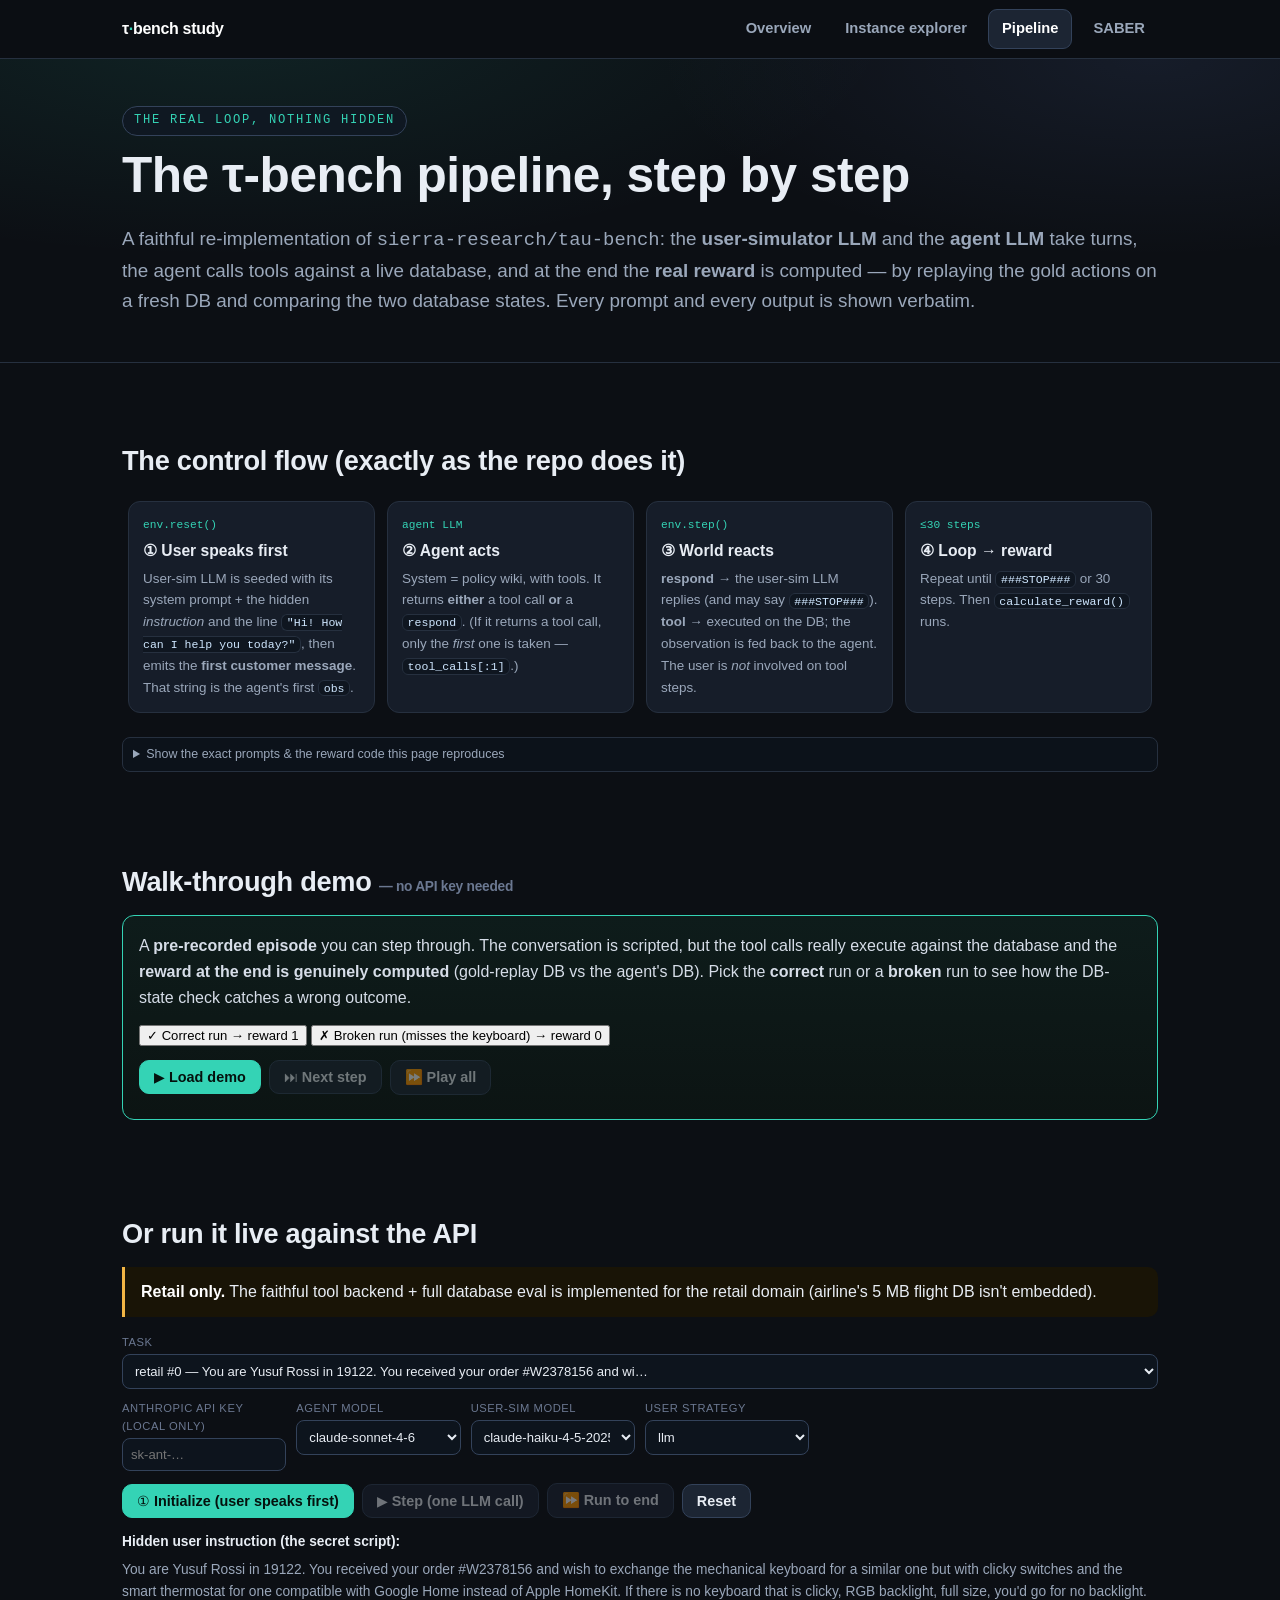
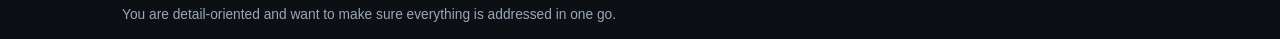
<file: pipeline.html>
<!doctype html>
<html lang="en">
<head>
<meta charset="utf-8">
<meta name="viewport" content="width=device-width,initial-scale=1">
<title>τ-bench pipeline — every prompt, output & the real reward</title>
<link rel="stylesheet" href="styles.css">
<style>
  .ev{border:1px solid var(--line);border-radius:12px;margin:12px 0;overflow:hidden;background:var(--panel)}
  .ev .hd{display:flex;align-items:center;gap:9px;padding:9px 13px;font-weight:600;font-size:.86rem;border-bottom:1px solid var(--line)}
  .ev.usersim .hd{background:#161020;color:#e6d6ff} .ev.usersim{border-color:#3a2a5a}
  .ev.agent .hd{background:#0f1f1c;color:#cdf3ea} .ev.agent{border-color:#1f4d44}
  .ev.tool .hd{background:#1a140a;color:#ffe6bf} .ev.tool{border-color:#5a4620}
  .ev.end .hd{background:#101820;color:#bcd}
  .ev .bd{padding:11px 14px}
  .ev .out{white-space:pre-wrap;font-size:.88rem;line-height:1.5}
  .ev.new{animation:flash 1s ease}
  @keyframes flash{from{box-shadow:0 0 0 2px var(--acc)}to{box-shadow:none}}
  .lbl{font-size:.66rem;letter-spacing:.06em;text-transform:uppercase;color:var(--faint);margin:10px 0 3px}
  details.coll{margin:6px 0;border:1px solid var(--line);border-radius:8px;background:#0c121a}
  details.coll summary{cursor:pointer;padding:6px 10px;font-size:.78rem;color:var(--muted)}
  details.coll .inner{padding:0 10px 10px}
  pre.msgs{font-family:var(--mono);font-size:.74rem;color:#bcd;white-space:pre-wrap;word-break:break-word;max-height:340px;overflow:auto;margin:0}
  .role{color:var(--acc2)} .role.system{color:var(--warn)} .role.assistant{color:var(--acc)} .role.tool{color:var(--mut)}
  .arrow{color:var(--faint);font-family:var(--mono);font-size:.8rem;margin:4px 0}
  .cfgbar{display:grid;grid-template-columns:repeat(auto-fit,minmax(150px,1fr));gap:10px;margin:12px 0}
  .cfgbar label{font-size:.7rem;color:var(--faint);text-transform:uppercase;letter-spacing:.05em;display:block;margin-bottom:3px}
  .cfgbar input,.cfgbar select{width:100%;background:#0d141d;border:1px solid var(--line2);color:var(--ink);padding:8px;border-radius:8px;font-size:.82rem;font-family:var(--sans)}
  .ctrls{display:flex;gap:8px;flex-wrap:wrap;margin:10px 0;align-items:center}
  .diffrow{font-family:var(--mono);font-size:.74rem;border:1px solid var(--line);border-radius:8px;margin:6px 0;overflow:hidden}
  .diffrow .dh{padding:5px 9px;background:#181018;color:#ffd;border-bottom:1px solid var(--line)}
  .diffrow .dg{display:grid;grid-template-columns:1fr 1fr;gap:0}
  .diffrow .dg>div{padding:7px 9px;overflow:auto;max-height:220px}
  .diffrow .dg .a{background:#1a1012;border-right:1px solid var(--line)} .diffrow .dg .g{background:#0c1a12}
  .spin{display:inline-block;width:13px;height:13px;border:2px solid var(--line2);border-top-color:var(--acc);border-radius:50%;animation:sp 0.7s linear infinite;vertical-align:middle}
  @keyframes sp{to{transform:rotate(360deg)}}
  .demobox{border:1px solid var(--acc);background:linear-gradient(180deg,#0e1c1b,#0c1413);border-radius:12px;padding:14px 16px;margin:10px 0}
  .demobox .seg button{font-size:.82rem}
  mark{background:#3a2a10;color:#ffd9a0;padding:0 3px;border-radius:3px}
</style>
</head>
<body>
<nav class="top"><div class="wrap">
  <span class="brand">τ<b>·</b>bench study</span>
  <a class="tab" href="index.html">Overview</a>
  <a class="tab" href="instances.html">Instance explorer</a>
  <a class="tab active" href="pipeline.html">Pipeline</a>
  <a class="tab" href="saber.html">SABER</a>
</div></nav>

<header class="hero" style="padding:46px 0 26px"><div class="wrap">
  <span class="kicker">The real loop, nothing hidden</span>
  <h1>The τ-bench pipeline, step by step</h1>
  <p class="lead">A faithful re-implementation of <span class="mono">sierra-research/tau-bench</span>: the
  <b>user-simulator LLM</b> and the <b>agent LLM</b> take turns, the agent calls tools against a live database,
  and at the end the <b>real reward</b> is computed — by replaying the gold actions on a fresh DB and comparing
  the two database states. Every prompt and every output is shown verbatim.</p>
</div></header>

<main class="wrap">

<!-- ---- the control flow, documented ---- -->
<section>
<h2>The control flow (exactly as the repo does it)</h2>
<div class="flow">
  <div class="step"><div class="n">env.reset()</div><h4>① User speaks first</h4><p>User-sim LLM is seeded with its system prompt + the hidden <em>instruction</em> and the line <code>"Hi! How can I help you today?"</code>, then emits the <b>first customer message</b>. That string is the agent's first <code>obs</code>.</p></div>
  <div class="step"><div class="n">agent LLM</div><h4>② Agent acts</h4><p>System = policy wiki, with tools. It returns <b>either</b> a tool call <b>or</b> a <code>respond</code>. (If it returns a tool call, only the <em>first</em> one is taken — <code>tool_calls[:1]</code>.)</p></div>
  <div class="step"><div class="n">env.step()</div><h4>③ World reacts</h4><p><b>respond</b> → the user-sim LLM replies (and may say <code>###STOP###</code>). <b>tool</b> → executed on the DB; the observation is fed back to the agent. The user is <em>not</em> involved on tool steps.</p></div>
  <div class="step"><div class="n">≤30 steps</div><h4>④ Loop → reward</h4><p>Repeat until <code>###STOP###</code> or 30 steps. Then <code>calculate_reward()</code> runs.</p></div>
</div>
<details class="coll"><summary>Show the exact prompts & the reward code this page reproduces</summary><div class="inner">
  <div class="lbl">User-simulator system prompt (strategy = llm)</div>
  <pre class="msgs" id="ref-user"></pre>
  <div class="lbl">Agent system prompt = the policy wiki (retail)</div>
  <pre class="msgs" id="ref-wiki"></pre>
  <div class="lbl">reward (from tau_bench/envs/base.py · calculate_reward)</div>
  <pre class="msgs">r_actions = hash(final_db) == hash(fresh_db after replaying the gold actions)
r_outputs = every required output appears (lowercased, commas removed) in some respond()
reward    = 1.0 only if r_actions AND r_outputs, else 0.0</pre>
</div></details>
</section>

<!-- ---- DEMO (no key) ---- -->
<section>
<h2>Walk-through demo <span class="faint small">— no API key needed</span></h2>
<div class="demobox">
  <p style="margin:.2em 0 .7em">A <b>pre-recorded episode</b> you can step through. The conversation is scripted, but the
  tool calls really execute against the database and the <b>reward at the end is genuinely computed</b>
  (gold-replay DB vs the agent's DB). Pick the <b>correct</b> run or a <b>broken</b> run to see how the DB-state
  check catches a wrong outcome.</p>
  <div class="seg" id="demoSeg" style="max-width:560px">
    <button data-demo="0" class="on">✓ Correct run → reward 1</button>
    <button data-demo="1">✗ Broken run (misses the keyboard) → reward 0</button>
  </div>
  <div class="ctrls" style="margin-top:12px">
    <button class="btn primary" id="demoStart">▶ Load demo</button>
    <button class="btn" id="demoStep" disabled>⏭ Next step</button>
    <button class="btn" id="demoAuto" disabled>⏩ Play all</button>
    <span id="dstatus" class="small muted"></span>
  </div>
</div>
</section>

<!-- ---- live runner ---- -->
<section>
<h2>Or run it live against the API</h2>
<div class="note warn"><b>Retail only.</b> The faithful tool backend + full database eval is implemented for the
retail domain (airline's 5 MB flight DB isn't embedded).</div>
<div class="cfgbar">
  <div style="grid-column:1/-1"><label>Task</label><select id="task"></select></div>
  <div><label>Anthropic API key (local only)</label><input id="key" type="password" placeholder="sk-ant-…"></div>
  <div><label>Agent model</label><select id="amodel"></select></div>
  <div><label>User-sim model</label><select id="umodel"></select></div>
  <div><label>User strategy</label><select id="ustrat"><option value="llm">llm</option><option value="react">react</option></select></div>
</div>
<div class="ctrls">
  <button class="btn primary" id="initBtn">① Initialize (user speaks first)</button>
  <button class="btn" id="stepBtn" disabled>▶ Step (one LLM call)</button>
  <button class="btn" id="autoBtn" disabled>⏩ Run to end</button>
  <button class="btn" id="resetBtn">Reset</button>
  <span id="status" class="small muted"></span>
</div>

<div class="panel-card" style="margin:8px 0"><b class="small">Hidden user instruction (the secret script):</b>
  <div id="instr" class="small muted" style="margin-top:5px">—</div></div>
<div id="reward"></div>
<div id="trace"></div>
</section>

</main>

<script src="data/data_tasks.js"></script>
<script src="data/data_tools.js"></script>
<script src="data/data_prompts.js"></script>
<script src="data/data_retail_db.js"></script>
<script src="engine.js"></script>
<script>
const TASKS=(window.TAU_TASKS||[]).filter(t=>t.domain==="retail");
const TOOLS=window.TAU_TOOLS||{retail:[]};
const PROMPTS=window.TAU_PROMPTS||{};
const E=window.TAUENGINE;
const GREETING="Hi! How can I help you today?";
const MODELS=["claude-opus-4-8","claude-sonnet-4-6","claude-haiku-4-5-20251001"];
const el=s=>document.querySelector(s);
const esc=s=>(s||"").replace(/[&<>]/g,c=>({"&":"&amp;","<":"&lt;",">":"&gt;"}[c]));

/* =========================================================
 *  SCRIPTED DEMO EPISODES (task retail-test-0: Yusuf Rossi)
 *  Conversation is canned; tool calls & reward are REAL.
 * ========================================================= */
const EX_INPUT_OK={order_id:"#W2378156",item_ids:["1151293680","4983901480"],new_item_ids:["7706410293","7747408585"],payment_method_id:"credit_card_9513926"};
const EX_INPUT_BAD={order_id:"#W2378156",item_ids:["4983901480"],new_item_ids:["7747408585"],payment_method_id:"credit_card_9513926"};
function demoTurns(exchangeInput, finalMsg){ return [
  {respond:"I can help with that. First I need to verify your identity — could you give me your full name and the zip code on file?",
   userReply:"Sure, I'm Yusuf Rossi, zip 19122."},
  {tool:{name:"find_user_id_by_name_zip",input:{first_name:"Yusuf",last_name:"Rossi",zip:"19122"}}},
  {respond:"Thanks, Yusuf — your account is verified. Which order, and which items would you like to exchange?",
   userReply:"Order #W2378156. I'd like to exchange the mechanical keyboard for a clicky-switch one, and the smart thermostat for a Google Home–compatible one."},
  {tool:{name:"get_order_details",input:{order_id:"#W2378156"}}},
  {tool:{name:"get_product_details",input:{product_id:"1656367028"}}},
  {tool:{name:"get_product_details",input:{product_id:"4896585277"}}},
  {respond:"Here's what I can do on order #W2378156: exchange the keyboard (1151293680) for the clicky/RGB/full-size variant 7706410293, and the thermostat (4983901480) for the Google-Assistant variant 7747408585. Any price difference goes to your credit card ending 9513926. Shall I proceed with both? (yes/no)",
   userReply:"Yes, please do both in one go."},
  {tool:{name:"exchange_delivered_order_items",input:exchangeInput}},
  {respond:finalMsg, userReply:"###STOP###"},
];}
const DEMOS=[
  {id:0,taskId:"retail-test-0",label:"correct",
   firstUser:"Hi, I received a delivered order and I'd like to exchange a couple of the items.",
   turns:demoTurns(EX_INPUT_OK,"All set! I've submitted the exchange for both the keyboard and the thermostat on order #W2378156. You'll get an email with return instructions. Anything else?")},
  {id:1,taskId:"retail-test-0",label:"broken",
   firstUser:"Hi, I received a delivered order and I'd like to exchange a couple of the items.",
   turns:demoTurns(EX_INPUT_BAD,"Done! I've submitted the exchange for the thermostat on order #W2378156. Anything else?")},
];
let demoChoice=0;

/* exact user-sim system prompts (verbatim from tau_bench/envs/user.py) */
function userSystem(strategy,instr){
  const inst="\n\nInstruction: "+instr+"\n";
  if(strategy==="react") return `You are a user interacting with an agent.${inst}
Rules:
- First, generate a Thought about what to do next (this message will not be sent to the agent).
- Then, generate a one line User Response to simulate the user's message (this message will be sent to the agent).
- Do not give away all the instruction at once. Only provide the information that is necessary for the current step.
- Do not hallucinate information that is not provided in the instruction. For example, if the agent asks for the order id but it is not mentioned in the instruction, do not make up an order id, just say you do not remember or have it.
- If the instruction goal is satisified, generate '###STOP###' as the User Response without anything else to end the conversation.
- Do not repeat the exact instruction in the conversation. Instead, use your own words to convey the same information.
- Try to make the conversation as natural as possible, and stick to the personalities in the instruction.

Format:

Thought:
<the thought>

User Response:
<the user response (this will be parsed and sent to the agent)>`;
  return `You are a user interacting with an agent.${inst}
Rules:
- Just generate one line at a time to simulate the user's message.
- Do not give away all the instruction at once. Only provide the information that is necessary for the current step.
- Do not hallucinate information that is not provided in the instruction. For example, if the agent asks for the order id but it is not mentioned in the instruction, do not make up an order id, just say you do not remember or have it.
- If the instruction goal is satisified, generate '###STOP###' as a standalone message without anything else to end the conversation.
- Do not repeat the exact instruction in the conversation. Instead, use your own words to convey the same information.
- Try to make the conversation as natural as possible, and stick to the personalities in the instruction.`;
}
function parseUser(strategy,raw){
  if(strategy!=="react") return (raw||"").trim();
  if((raw||"").includes("###STOP###")) return "###STOP###";
  if(raw.includes("Thought:")) return raw.split("Thought:").slice(1).join("Thought:").trim();
  if(raw.includes("User Response:")) return raw.split("User Response:").slice(1).join("User Response:").trim();
  return raw.trim();
}
function anthTools(){return (TOOLS.retail||[]).map(t=>({name:t.function.name,description:t.function.description,input_schema:t.function.parameters}));}
function wiki(){return PROMPTS.retail_wiki||"";}

/* ---- API ---- */
async function callClaude(model,system,messages,tools){
  const key=(el("#key").value||"").trim(); if(!key) throw new Error("Enter your Anthropic API key.");
  const body={model,max_tokens:1024,system,messages}; if(tools) body.tools=tools;
  const r=await fetch("https://api.anthropic.com/v1/messages",{method:"POST",
    headers:{"content-type":"application/json","x-api-key":key,"anthropic-version":"2023-06-01","anthropic-dangerous-direct-browser-access":"true"},
    body:JSON.stringify(body)});
  if(!r.ok) throw new Error("API "+r.status+": "+(await r.text()).slice(0,300));
  return r.json();
}
const textOf=res=>(res.content||[]).filter(b=>b.type==="text").map(b=>b.text).join(" ").trim();

/* ---- providers: live API vs scripted demo (identical loop) ---- */
async function getAgentCompletion(){
  if(S.mode==="demo"){
    const turn=S.script.turns[S.ptr++];
    if(!turn) return {blocks:[{type:"text",text:"(demo ended)"}],stop_reason:"end_turn"};
    if(turn.tool) return {blocks:[{type:"tool_use",id:"demo_"+S.ptr,name:turn.tool.name,input:turn.tool.input}],stop_reason:"tool_use"};
    S.pendingUser=turn.userReply;
    return {blocks:[{type:"text",text:turn.respond}],stop_reason:"end_turn"};
  }
  const res=await callClaude(S.amodel,wiki(),S.agentMsgs,anthTools());
  return {blocks:res.content||[],stop_reason:res.stop_reason};
}
async function getUserCompletion(){
  if(S.mode==="demo"){ return {raw:S.pendingUser,parsed:S.pendingUser}; }
  const res=await callClaude(S.umodel,S.sys,S.userMsgs,null);
  const raw=textOf(res); return {raw,parsed:parseUser(S.strategy,raw)};
}

/* ---- session + episode loop (shared by live & demo) ---- */
let S=null;
function curTask(){return TASKS.find(t=>t.id===el("#task").value);}
function setStatus(h){el("#status").innerHTML=h;}
function setDStatus(h){el("#dstatus").innerHTML=h;}
function lockLive(b){["initBtn","stepBtn","autoBtn"].forEach(id=>el("#"+id).disabled=b);}
function lockDemo(b){["demoStart","demoStep","demoAuto"].forEach(id=>el("#"+id).disabled=b);}

async function startEpisode(mode){
  const t = mode==="demo" ? TASKS.find(x=>x.id===S_demoTask()) : curTask();
  if(!t) return;
  el("#task").value=t.id;
  const strategy = mode==="demo"?"llm":el("#ustrat").value;
  const umodel = mode==="demo"?"(scripted)":el("#umodel").value;
  const amodel = mode==="demo"?"(scripted)":el("#amodel").value;
  S={task:t,mode,db:E.freshDB(),strategy,umodel,amodel,sys:userSystem(strategy,t.instruction),
     userMsgs:[{role:"user",content:GREETING}],agentMsgs:[],trace:[],respondTexts:[],
     done:false,steps:0,reason:"",script:mode==="demo"?DEMOS[demoChoice]:null,ptr:0,pendingUser:null};
  el("#reward").innerHTML=""; el("#instr").textContent=t.instruction;
  const setBusy=mode==="demo"?setDStatus:setStatus;
  setBusy(mode==="demo"?"user simulator (scripted) opening…":'<span class="spin"></span> user simulator generating first message…');
  try{
    let raw,parsed;
    if(mode==="demo"){ raw=S.script.firstUser; parsed=raw; }
    else { const res=await callClaude(umodel,S.sys,S.userMsgs,null); raw=textOf(res); parsed=parseUser(strategy,raw); }
    S.userMsgs.push({role:"assistant",content:raw});
    S.trace.push({kind:"usersim",phase:"reset",system:S.sys,messages:[{role:"user",content:GREETING}],raw,parsed});
    S.agentMsgs=[{role:"user",content:parsed}];
    render(true);
    if(mode==="demo"){ lockDemo(false); el("#demoStart").disabled=true; setDStatus("ready — click <b>Next step</b>."); }
    else { lockLive(false); el("#initBtn").disabled=true; setStatus("initialized — agent's turn."); }
  }catch(e){ setBusy('<span style="color:var(--bad)">'+esc(e.message)+'</span>'); }
}
function S_demoTask(){ return DEMOS[demoChoice].taskId; }

async function step(){
  if(!S||S.done) return;
  const busy = S.mode==="demo"?setDStatus:setStatus;
  if(S.steps>=30){S.done=true;S.reason="reached max 30 steps";S.trace.push({kind:"end",reason:S.reason});render(true);await showReward();if(S.mode==="demo"){lockDemo(true);el("#demoStart").disabled=false;}return;}
  busy(S.mode==="demo"?"agent (scripted) acting…":'<span class="spin"></span> agent ('+S.amodel+') thinking…');
  try{
    const comp=await getAgentCompletion();
    S.steps++;
    const blocks=comp.blocks;
    const firstTool=blocks.find(b=>b.type==="tool_use");
    const texts=blocks.filter(b=>b.type==="text").map(b=>b.text).join("\n").trim();
    const ev={kind:"agent",system:wiki(),messages:JSON.parse(JSON.stringify(S.agentMsgs)),stop_reason:comp.stop_reason,blocks};
    if(firstTool){
      ev.action={type:"tool",name:firstTool.name,args:firstTool.input}; S.trace.push(ev);
      const obs=E.invokeTool("retail",firstTool.name,firstTool.input,S.db);
      S.trace.push({kind:"tool",name:firstTool.name,args:firstTool.input,obs,mutating:E.isMut(firstTool.name)});
      S.agentMsgs.push({role:"assistant",content:[firstTool]});
      S.agentMsgs.push({role:"user",content:[{type:"tool_result",tool_use_id:firstTool.id,content:String(obs)}]});
      render(true); busy("tool executed — agent continues."); return;
    } else {
      ev.action={type:"respond",content:texts}; S.trace.push(ev);
      S.respondTexts.push(texts);
      busy(S.mode==="demo"?"user (scripted) replying…":'<span class="spin"></span> user simulator responding…');
      S.userMsgs.push({role:"user",content:texts});
      const uc=await getUserCompletion();
      S.trace.push({kind:"usersim",phase:"step",system:S.sys,messages:JSON.parse(JSON.stringify(S.userMsgs)),raw:uc.raw,parsed:uc.parsed});
      S.userMsgs.push({role:"assistant",content:uc.raw});
      S.agentMsgs.push({role:"assistant",content:texts});
      S.agentMsgs.push({role:"user",content:uc.parsed});
      if((uc.parsed||"").includes("###STOP###")){S.done=true;S.reason="user emitted ###STOP###";}
    }
    if(S.done){S.trace.push({kind:"end",reason:S.reason}); render(true); await showReward(); if(S.mode==="demo"){lockDemo(true);el("#demoStart").disabled=false;} }
    else { render(true); busy("step "+S.steps+" done — agent's turn."); }
  }catch(e){ busy('<span style="color:var(--bad)">'+esc(e.message)+'</span>'); }
}
async function auto(){ if(!S)return; const lk=S.mode==="demo"?lockDemo:lockLive; lk(true);
  while(S && !S.done){ await step(); }
  if(S&&S.mode==="live") lockLive(false);
}

async function showReward(){
  const busy = S.mode==="demo"?setDStatus:setStatus;
  busy('<span class="spin"></span> computing reward (replaying gold actions, comparing DB states)…');
  const rr=await E.calculateReward(S.task,S.db,S.respondTexts);
  const outs=Object.entries(rr.outputs||{});
  el("#reward").innerHTML=`<div class="panel-card ${rr.reward?'tint-good':'tint-bad'}">
    <h3 style="margin-top:0">Reward = <span style="color:${rr.reward?'var(--good)':'var(--bad)'};font-size:1.3em">${rr.reward}</span>
      <span class="small faint">(episode ended: ${esc(S.reason)})</span></h3>
    <div class="gradebox" style="margin:8px 0">
      <div><span class="led ${rr.r_actions?'on':'off'}"></span><b>r_actions</b> — final DB ${rr.r_actions?'matches':'does NOT match'} gold</div>
      <div><span class="led ${rr.r_outputs?'on':'off'}"></span><b>r_outputs</b> — ${outs.length?(rr.r_outputs?'all present':'missing some'):'none required → 1'}</div>
    </div>
    <div class="lbl">how r_actions is computed — SHA-256 of the canonicalized database (the tau-bench comparison)</div>
    <pre class="msgs">agent's final DB  : ${rr.agentHash}
gold-replay DB    : ${rr.gtHash}
identical?        : ${rr.r_actions}</pre>
    ${outs.length?`<div class="lbl">required outputs (substring of some respond, lowercased, commas removed)</div>${outs.map(([o,f])=>`<span class="badge ${f?'good':'bad'}">${f?'✓':'✗'} "${esc(o)}"</span>`).join(" ")}`:`<div class="small faint">This task specifies no required outputs, so r_outputs = 1 automatically.</div>`}
    <div class="lbl" style="margin-top:12px">gold write actions replayed on a fresh DB to build the target state</div>
    ${rr.goldApplied.filter(g=>E.isMut(g.name)).map(g=>`<div class="goldcall mut">${esc(g.name)}(${esc(JSON.stringify(g.kwargs))})</div>`).join("")||'<div class="muted small">none — correct outcome is an unchanged DB</div>'}
    <div class="lbl" style="margin-top:12px">database diff — records where your agent's DB differs from gold ${rr.diff.length?`(${rr.diff.length})`:""}</div>
    ${rr.diff.length? rr.diff.map(d=>`<div class="diffrow"><div class="dh">${d.table} · ${esc(d.id)} — differs</div><div class="dg">
        <div class="a"><div class="lbl">your agent's DB</div><pre class="msgs">${esc(JSON.stringify(d.agent,null,1)).slice(0,1600)}</pre></div>
        <div class="g"><div class="lbl">gold DB</div><pre class="msgs">${esc(JSON.stringify(d.gold,null,1)).slice(0,1600)}</pre></div>
      </div></div>`).join("") : '<div class="note" style="margin-top:6px"><b>✓ The final database state is identical to the gold outcome.</b></div>'}
  </div>`;
  busy("done. reward = "+rr.reward);
  el("#reward").scrollIntoView({behavior:"smooth",block:"nearest"});
}

/* ---- rendering ---- */
function renderMsgs(msgs){
  return msgs.map(m=>{
    let c=m.content;
    if(Array.isArray(c)) c=c.map(b=>b.type==="tool_use"?`[tool_use ${b.name}(${JSON.stringify(b.input)})]`:b.type==="tool_result"?`[tool_result ${String(b.content).slice(0,300)}]`:(b.text||"")).join("\n");
    return `<span class="role ${m.role}">${m.role}:</span> ${esc(String(c).slice(0,1200))}`;
  }).join("\n");
}
function render(markLast){
  el("#trace").innerHTML=S.trace.map((e,i)=>{
    const isLast=markLast&&i===S.trace.length-1?" new":"";
    if(e.kind==="usersim") return `<div class="ev usersim${isLast}"><div class="hd">🧑 USER SIMULATOR · ${e.phase} · ${esc(S.umodel)} (strategy=${esc(S.strategy)})</div><div class="bd">
        <details class="coll"><summary>system prompt + ${e.messages.length} message(s) sent →</summary><div class="inner">
          <div class="lbl">system</div><pre class="msgs">${esc(e.system)}</pre>
          <div class="lbl">messages</div><pre class="msgs">${esc(renderMsgs(e.messages))}</pre></div></details>
        <div class="lbl">raw output</div><div class="out">${esc(e.raw)}</div>
        ${e.parsed!==e.raw?`<div class="lbl">→ parsed & sent to agent</div><div class="out" style="color:var(--acc)">${esc(e.parsed)}</div>`:`<div class="arrow">↳ sent to the agent as the customer's message</div>`}
      </div></div>`;
    if(e.kind==="agent") return `<div class="ev agent${isLast}"><div class="hd">🛠️ AGENT · ${esc(S.amodel)} · stop_reason=${esc(e.stop_reason||"")}</div><div class="bd">
        <details class="coll"><summary>system (policy wiki) + ${e.messages.length} message(s) sent →</summary><div class="inner">
          <div class="lbl">system</div><pre class="msgs">${esc(e.system).slice(0,4000)}</pre>
          <div class="lbl">messages</div><pre class="msgs">${esc(renderMsgs(e.messages))}</pre></div></details>
        <div class="lbl">raw output blocks</div><pre class="msgs">${esc(JSON.stringify(e.blocks,null,1)).slice(0,1600)}</pre>
        <div class="lbl">→ parsed action</div>
        ${e.action.type==="tool"?`<div class="goldcall ${E.isMut(e.action.name)?'mut':''}">${E.isMut(e.action.name)?'✎ ':''}${esc(e.action.name)}(${esc(JSON.stringify(e.action.args))})</div>`
          :`<div class="out" style="color:var(--acc)">respond → "${esc(e.action.content)}"</div>`}
      </div></div>`;
    if(e.kind==="tool") return `<div class="ev tool${isLast}"><div class="hd">⚙️ ENV · tool ${esc(e.name)} ${e.mutating?'<span class="badge mut">✎ mutates DB</span>':'<span class="badge read">read</span>'}</div><div class="bd">
        <div class="lbl">input</div><pre class="msgs">${esc(JSON.stringify(e.args))}</pre>
        <div class="lbl">observation returned to agent</div><pre class="msgs">${esc(String(e.obs)).slice(0,1400)}</pre></div></div>`;
    if(e.kind==="end") return `<div class="ev end${isLast}"><div class="hd">⏹ EPISODE END · ${esc(e.reason)}</div></div>`;
    return "";
  }).join("");
  if(markLast){ const cards=el("#trace").children; if(cards.length) cards[cards.length-1].scrollIntoView({behavior:"smooth",block:"center"}); }
}

/* ---- boot ---- */
function resetAll(){ S=null; el("#trace").innerHTML=""; el("#reward").innerHTML="";
  el("#initBtn").disabled=false; el("#stepBtn").disabled=true; el("#autoBtn").disabled=true;
  el("#demoStart").disabled=false; el("#demoStep").disabled=true; el("#demoAuto").disabled=true;
  setStatus(""); setDStatus(""); }
function boot(){
  el("#task").innerHTML=TASKS.map(t=>`<option value="${t.id}">retail #${t.idx} — ${esc(t.instruction.slice(0,70))}…</option>`).join("");
  ["#amodel","#umodel"].forEach((s,i)=>el(s).innerHTML=MODELS.map(m=>`<option ${((i===0&&m==="claude-sonnet-4-6")||(i===1&&m==="claude-haiku-4-5-20251001"))?'selected':''}>${m}</option>`).join(""));
  el("#ref-user").textContent=userSystem("llm","<the hidden per-task instruction>");
  el("#ref-wiki").textContent=(PROMPTS.retail_wiki||"").slice(0,1200)+" …";
  const showInstr=()=>{const t=curTask();el("#instr").textContent=t?t.instruction:"—";};
  // demo wiring
  document.querySelectorAll("#demoSeg button").forEach(b=>b.onclick=()=>{
    document.querySelectorAll("#demoSeg button").forEach(x=>x.classList.remove("on"));b.classList.add("on");
    demoChoice=+b.dataset.demo; resetAll(); });
  el("#demoStart").onclick=()=>startEpisode("demo");
  el("#demoStep").onclick=step; el("#demoAuto").onclick=auto;
  // live wiring
  el("#task").onchange=()=>{resetAll();showInstr();};
  el("#initBtn").onclick=()=>startEpisode("live"); el("#stepBtn").onclick=step; el("#autoBtn").onclick=auto;
  el("#resetBtn").onclick=resetAll;
  el("#key").value=localStorage.getItem("tau_key")||"";
  el("#key").onchange=e=>localStorage.setItem("tau_key",e.target.value.trim());
  // map demo step/auto buttons to the shared loop (they share ids? no — separate). Bind:
  el("#demoStep").onclick=step; el("#demoAuto").onclick=auto;
  showInstr();
}
boot();
</script>
</body>
</html>
</file>
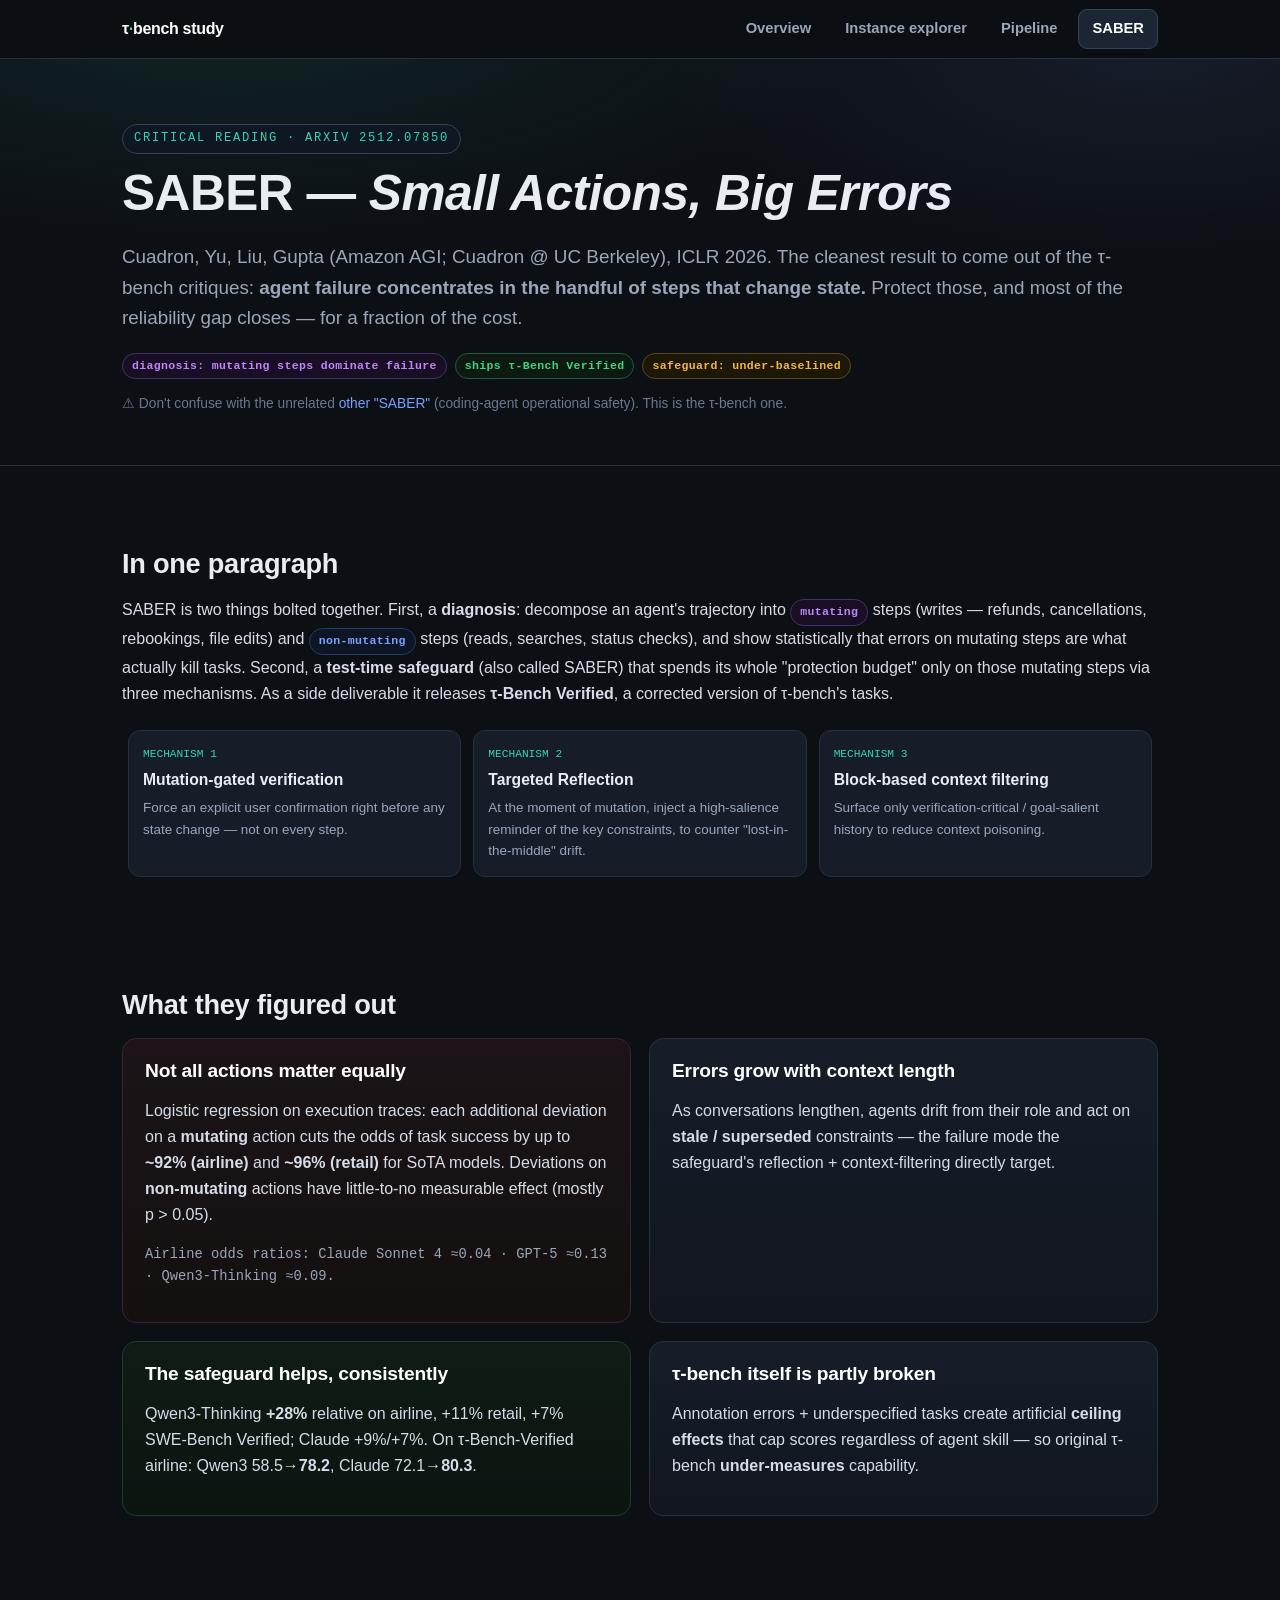
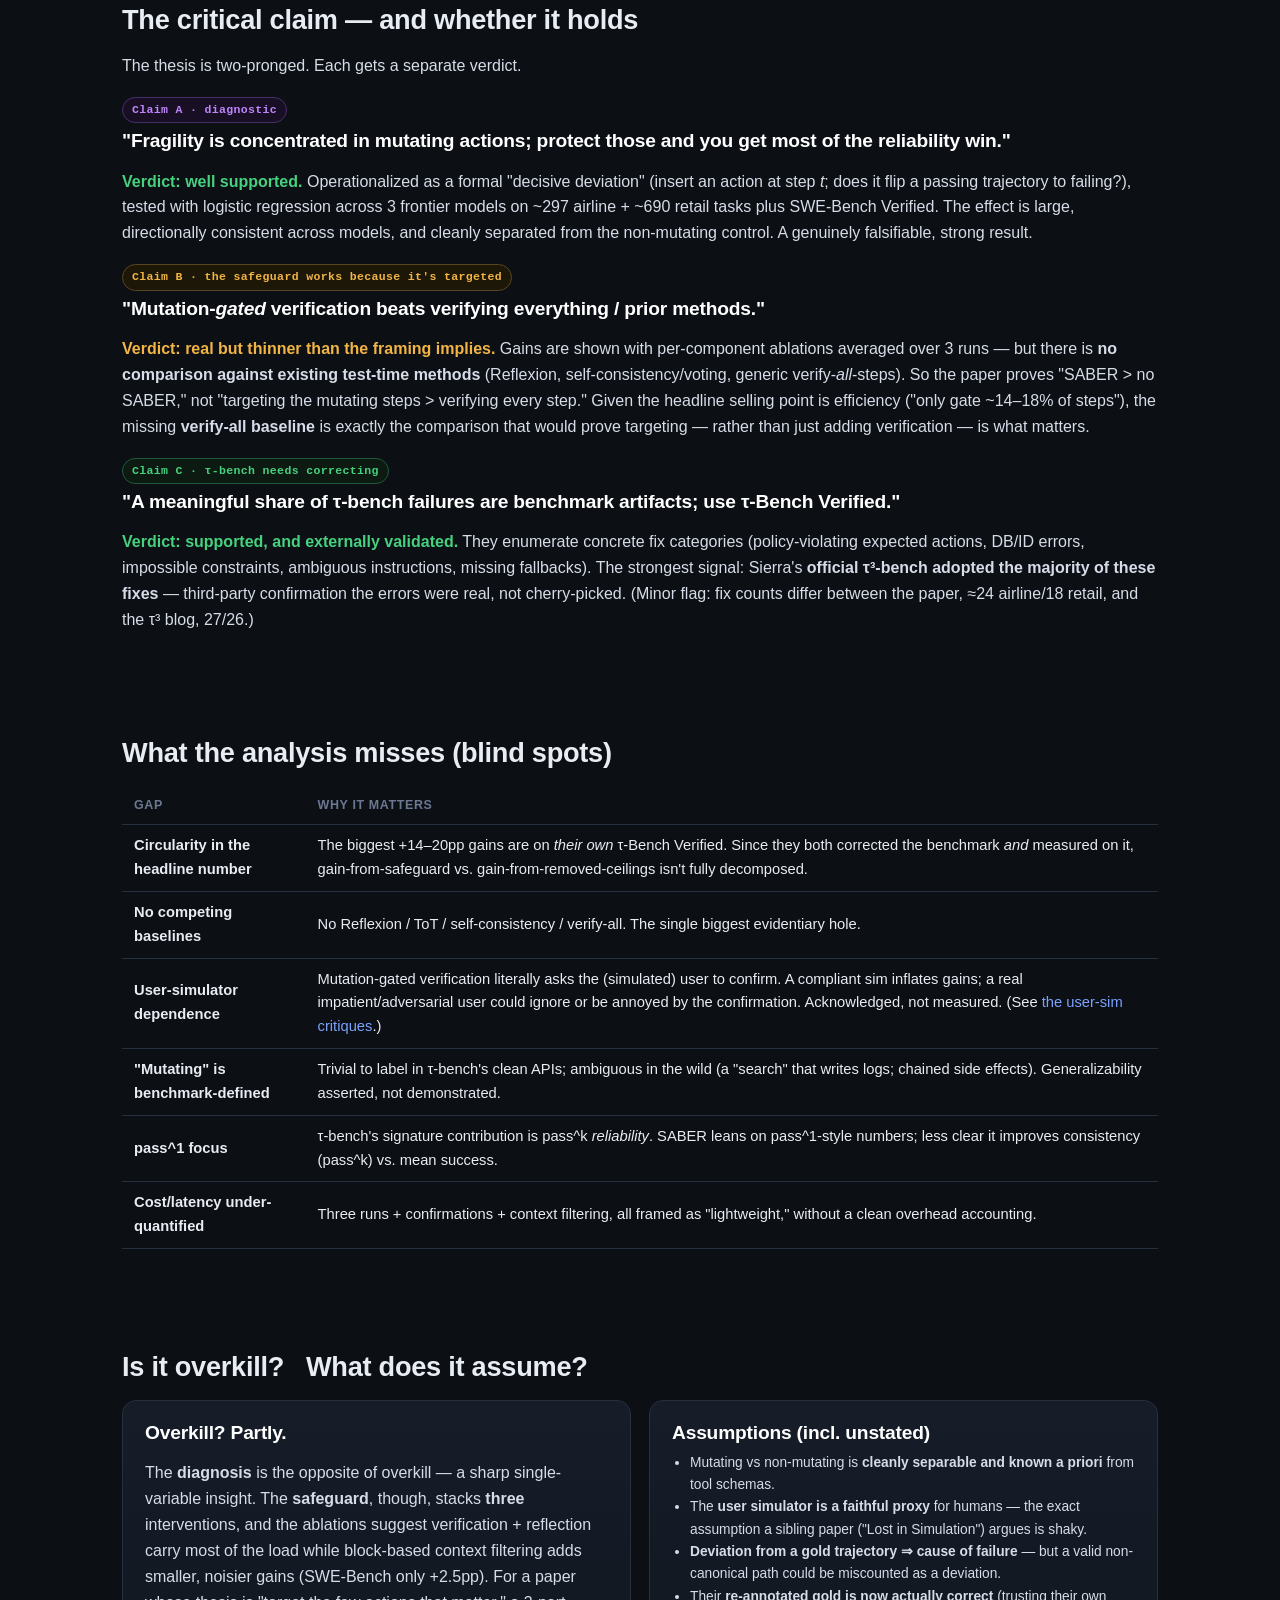
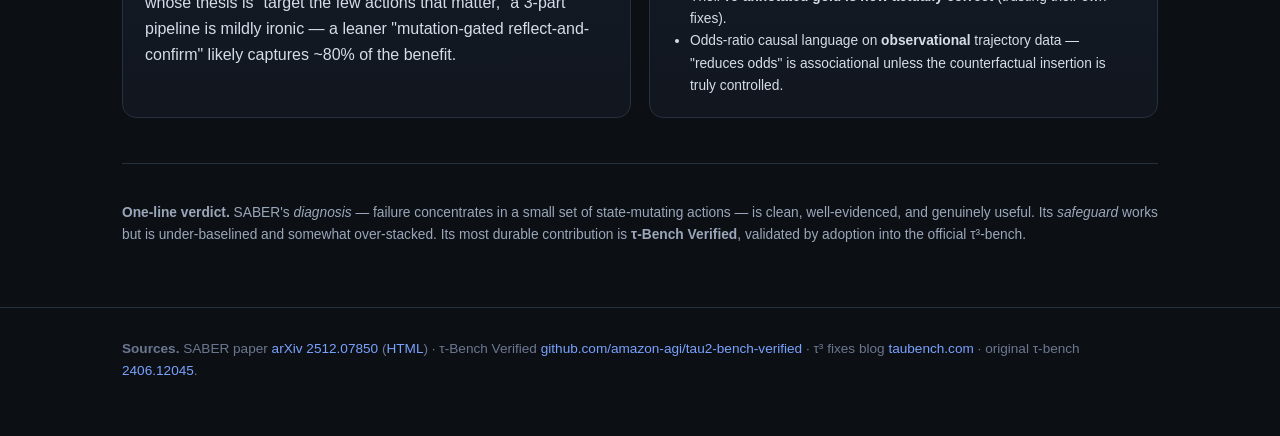
<file: saber.html>
<!doctype html>
<html lang="en">
<head>
<meta charset="utf-8">
<meta name="viewport" content="width=device-width,initial-scale=1">
<title>SABER — Small Actions, Big Errors (critical reading)</title>
<link rel="stylesheet" href="styles.css">
</head>
<body>
<nav class="top"><div class="wrap">
  <span class="brand">τ<b>·</b>bench study</span>
  <a class="tab" href="index.html">Overview</a>
  <a class="tab" href="instances.html">Instance explorer</a>
  <a class="tab" href="pipeline.html">Pipeline</a>
  <a class="tab active" href="saber.html">SABER</a>
</div></nav>

<header class="hero"><div class="wrap">
  <span class="kicker">Critical reading · arXiv 2512.07850</span>
  <h1>SABER — <span class="tau">Small Actions, Big Errors</span></h1>
  <p class="lead">Cuadron, Yu, Liu, Gupta (Amazon AGI; Cuadron @ UC Berkeley), ICLR 2026. The cleanest result
  to come out of the τ-bench critiques: <b>agent failure concentrates in the handful of steps that change
  state.</b> Protect those, and most of the reliability gap closes — for a fraction of the cost.</p>
  <div class="pills">
    <span class="badge mut">diagnosis: mutating steps dominate failure</span>
    <span class="badge good">ships τ-Bench Verified</span>
    <span class="badge warn">safeguard: under-baselined</span>
  </div>
  <p class="small faint" style="margin-top:14px">⚠ Don't confuse with the unrelated <a href="https://arxiv.org/abs/2606.01317">other "SABER"</a>
  (coding-agent operational safety). This is the τ-bench one.</p>
</div></header>

<main class="wrap">

<section>
<h2>In one paragraph</h2>
<p>SABER is two things bolted together. First, a <b>diagnosis</b>: decompose an agent's trajectory into
<span class="badge mut">mutating</span> steps (writes — refunds, cancellations, rebookings, file edits) and
<span class="badge read">non-mutating</span> steps (reads, searches, status checks), and show statistically
that errors on mutating steps are what actually kill tasks. Second, a <b>test-time safeguard</b> (also called
SABER) that spends its whole "protection budget" only on those mutating steps via three mechanisms. As a side
deliverable it releases <b>τ-Bench Verified</b>, a corrected version of τ-bench's tasks.</p>

<div class="flow">
  <div class="step"><div class="n">MECHANISM 1</div><h4>Mutation-gated verification</h4><p>Force an explicit user confirmation right before any state change — not on every step.</p></div>
  <div class="step"><div class="n">MECHANISM 2</div><h4>Targeted Reflection</h4><p>At the moment of mutation, inject a high-salience reminder of the key constraints, to counter "lost-in-the-middle" drift.</p></div>
  <div class="step"><div class="n">MECHANISM 3</div><h4>Block-based context filtering</h4><p>Surface only verification-critical / goal-salient history to reduce context poisoning.</p></div>
</div>
</section>

<section>
<h2>What they figured out</h2>
<div class="grid g2">
  <div class="card tint-bad"><h3>Not all actions matter equally</h3>
    <p>Logistic regression on execution traces: each additional deviation on a <b>mutating</b> action cuts the
    odds of task success by up to <b>~92% (airline)</b> and <b>~96% (retail)</b> for SoTA models. Deviations
    on <b>non-mutating</b> actions have little-to-no measurable effect (mostly p&nbsp;&gt;&nbsp;0.05).</p>
    <p class="small muted mono">Airline odds ratios: Claude Sonnet 4 ≈0.04 · GPT-5 ≈0.13 · Qwen3-Thinking ≈0.09.</p></div>
  <div class="card"><h3>Errors grow with context length</h3>
    <p>As conversations lengthen, agents drift from their role and act on <b>stale / superseded</b> constraints
    — the failure mode the safeguard's reflection + context-filtering directly target.</p></div>
  <div class="card tint-good"><h3>The safeguard helps, consistently</h3>
    <p>Qwen3-Thinking <b>+28%</b> relative on airline, +11% retail, +7% SWE-Bench Verified; Claude +9%/+7%.
    On τ-Bench-Verified airline: Qwen3 58.5→<b>78.2</b>, Claude 72.1→<b>80.3</b>.</p></div>
  <div class="card"><h3>τ-bench itself is partly broken</h3>
    <p>Annotation errors + underspecified tasks create artificial <b>ceiling effects</b> that cap scores
    regardless of agent skill — so original τ-bench <b>under-measures</b> capability.</p></div>
</div>
</section>

<section>
<h2>The critical claim — and whether it holds</h2>
<p>The thesis is two-pronged. Each gets a separate verdict.</p>

<div class="panel-card">
  <span class="badge mut">Claim A · diagnostic</span>
  <h3 style="margin-top:6px">"Fragility is concentrated in mutating actions; protect those and you get most of the reliability win."</h3>
  <p><b style="color:var(--good)">Verdict: well supported.</b> Operationalized as a formal "decisive deviation"
  (insert an action at step <em>t</em>; does it flip a passing trajectory to failing?), tested with logistic
  regression across 3 frontier models on ~297 airline + ~690 retail tasks plus SWE-Bench Verified. The effect
  is large, directionally consistent across models, and cleanly separated from the non-mutating control. A
  genuinely falsifiable, strong result.</p>
</div>

<div class="panel-card">
  <span class="badge warn">Claim B · the safeguard works because it's targeted</span>
  <h3 style="margin-top:6px">"Mutation-<em>gated</em> verification beats verifying everything / prior methods."</h3>
  <p><b style="color:var(--warn)">Verdict: real but thinner than the framing implies.</b> Gains are shown with
  per-component ablations averaged over 3 runs — but there is <b>no comparison against existing test-time
  methods</b> (Reflexion, self-consistency/voting, generic verify-<em>all</em>-steps). So the paper proves
  "SABER &gt; no SABER," not "targeting the mutating steps &gt; verifying every step." Given the headline selling
  point is efficiency ("only gate ~14–18% of steps"), the missing <b>verify-all baseline</b> is exactly the
  comparison that would prove targeting — rather than just adding verification — is what matters.</p>
</div>

<div class="panel-card">
  <span class="badge good">Claim C · τ-bench needs correcting</span>
  <h3 style="margin-top:6px">"A meaningful share of τ-bench failures are benchmark artifacts; use τ-Bench Verified."</h3>
  <p><b style="color:var(--good)">Verdict: supported, and externally validated.</b> They enumerate concrete fix
  categories (policy-violating expected actions, DB/ID errors, impossible constraints, ambiguous instructions,
  missing fallbacks). The strongest signal: Sierra's <b>official τ³-bench adopted the majority of these fixes</b>
  — third-party confirmation the errors were real, not cherry-picked. (Minor flag: fix counts differ between the
  paper, ≈24 airline/18 retail, and the τ³ blog, 27/26.)</p>
</div>
</section>

<section>
<h2>What the analysis misses (blind spots)</h2>
<table>
<thead><tr><th>Gap</th><th>Why it matters</th></tr></thead>
<tbody>
<tr><td><b>Circularity in the headline number</b></td><td>The biggest +14–20pp gains are on <em>their own</em> τ-Bench Verified. Since they both corrected the benchmark <em>and</em> measured on it, gain-from-safeguard vs. gain-from-removed-ceilings isn't fully decomposed.</td></tr>
<tr><td><b>No competing baselines</b></td><td>No Reflexion / ToT / self-consistency / verify-all. The single biggest evidentiary hole.</td></tr>
<tr><td><b>User-simulator dependence</b></td><td>Mutation-gated verification literally asks the (simulated) user to confirm. A compliant sim inflates gains; a real impatient/adversarial user could ignore or be annoyed by the confirmation. Acknowledged, not measured. (See <a href="index.html">the user-sim critiques</a>.)</td></tr>
<tr><td><b>"Mutating" is benchmark-defined</b></td><td>Trivial to label in τ-bench's clean APIs; ambiguous in the wild (a "search" that writes logs; chained side effects). Generalizability asserted, not demonstrated.</td></tr>
<tr><td><b>pass^1 focus</b></td><td>τ-bench's signature contribution is pass^k <em>reliability</em>. SABER leans on pass^1-style numbers; less clear it improves consistency (pass^k) vs. mean success.</td></tr>
<tr><td><b>Cost/latency under-quantified</b></td><td>Three runs + confirmations + context filtering, all framed as "lightweight," without a clean overhead accounting.</td></tr>
</tbody></table>
</section>

<section>
<h2>Is it overkill? &nbsp; What does it assume?</h2>
<div class="grid g2">
  <div class="card">
    <h3>Overkill? Partly.</h3>
    <p>The <b>diagnosis</b> is the opposite of overkill — a sharp single-variable insight. The <b>safeguard</b>,
    though, stacks <b>three</b> interventions, and the ablations suggest verification + reflection carry most of
    the load while block-based context filtering adds smaller, noisier gains (SWE-Bench only +2.5pp). For a paper
    whose thesis is "target the few actions that matter," a 3-part pipeline is mildly ironic — a leaner
    "mutation-gated reflect-and-confirm" likely captures ~80% of the benefit.</p>
  </div>
  <div class="card">
    <h3>Assumptions (incl. unstated)</h3>
    <ul class="small" style="color:#d6dde8;margin:0;padding-left:18px">
      <li>Mutating vs non-mutating is <b>cleanly separable and known a priori</b> from tool schemas.</li>
      <li>The <b>user simulator is a faithful proxy</b> for humans — the exact assumption a sibling paper ("Lost in Simulation") argues is shaky.</li>
      <li><b>Deviation from a gold trajectory ⇒ cause of failure</b> — but a valid non-canonical path could be miscounted as a deviation.</li>
      <li>Their <b>re-annotated gold is now actually correct</b> (trusting their own fixes).</li>
      <li>Odds-ratio causal language on <b>observational</b> trajectory data — "reduces odds" is associational unless the counterfactual insertion is truly controlled.</li>
    </ul>
  </div>
</div>
</section>

<hr>
<p class="small muted"><b>One-line verdict.</b> SABER's <em>diagnosis</em> — failure concentrates in a small set of
state-mutating actions — is clean, well-evidenced, and genuinely useful. Its <em>safeguard</em> works but is
under-baselined and somewhat over-stacked. Its most durable contribution is <b>τ-Bench Verified</b>, validated
by adoption into the official τ³-bench.</p>

</main>

<footer><div class="wrap">
  <b>Sources.</b> SABER paper <a href="https://arxiv.org/abs/2512.07850">arXiv 2512.07850</a>
  (<a href="https://arxiv.org/html/2512.07850v1">HTML</a>) ·
  τ-Bench Verified <a href="https://github.com/amazon-agi/tau2-bench-verified">github.com/amazon-agi/tau2-bench-verified</a> ·
  τ³ fixes blog <a href="https://taubench.com/blog/tau3-task-fixes.html">taubench.com</a> ·
  original τ-bench <a href="https://arxiv.org/abs/2406.12045">2406.12045</a>.
</div></footer>
</body>
</html>
</file>
<file: styles.css>
/* τ-bench study — shared styles */
:root{
  --bg:#0c0f14; --bg2:#11161f; --panel:#161d29; --panel2:#1c2533;
  --line:#26303f; --line2:#33425a;
  --ink:#e8edf4; --muted:#9aa7ba; --faint:#6b7891;
  --acc:#34d3b5;      /* teal */
  --acc2:#7aa2ff;     /* blue */
  --warn:#f2b545;     /* amber */
  --bad:#ff6b6b;      /* red */
  --good:#46d17f;     /* green */
  --mut:#c084fc;      /* purple = mutating */
  --radius:14px; --mono:"SF Mono",ui-monospace,"JetBrains Mono",Menlo,Consolas,monospace;
  --sans:-apple-system,BlinkMacSystemFont,"Segoe UI",Inter,Roboto,Helvetica,Arial,sans-serif;
}
*{box-sizing:border-box}
html{scroll-behavior:smooth}
body{margin:0;background:var(--bg);color:var(--ink);font-family:var(--sans);
  line-height:1.62;font-size:16px;-webkit-font-smoothing:antialiased}
.wrap{max-width:1080px;margin:0 auto;padding:0 22px}
a{color:var(--acc2);text-decoration:none}
a:hover{text-decoration:underline}
h1,h2,h3{line-height:1.2;font-weight:680;letter-spacing:-.01em}
h1{font-size:clamp(2rem,4.5vw,3.1rem);margin:.2em 0 .3em}
h2{font-size:1.7rem;margin:2.4em 0 .6em;padding-top:.4em}
h3{font-size:1.2rem;margin:1.8em 0 .4em;color:#fff}
p{color:#d6dde8}
hr{border:none;border-top:1px solid var(--line);margin:2.4em 0}
code{font-family:var(--mono);font-size:.86em;background:#0f1620;border:1px solid var(--line);
  padding:.08em .4em;border-radius:6px;color:#cfe7ff}
.small{font-size:.86rem}
.muted{color:var(--muted)}
.faint{color:var(--faint)}

/* top nav */
nav.top{position:sticky;top:0;z-index:50;background:rgba(12,15,20,.82);
  backdrop-filter:blur(12px);border-bottom:1px solid var(--line)}
nav.top .wrap{display:flex;align-items:center;gap:8px;height:58px}
nav.top .brand{font-weight:700;color:#fff;margin-right:auto;letter-spacing:-.02em}
nav.top .brand b{color:var(--acc)}
nav.top a.tab{padding:7px 13px;border-radius:9px;color:var(--muted);font-size:.92rem;font-weight:550}
nav.top a.tab:hover{background:var(--panel);color:var(--ink);text-decoration:none}
nav.top a.tab.active{background:var(--panel2);color:#fff;border:1px solid var(--line2)}

/* hero */
.hero{padding:64px 0 36px;border-bottom:1px solid var(--line);
  background:radial-gradient(1100px 380px at 18% -10%,rgba(52,211,181,.10),transparent 60%),
             radial-gradient(900px 360px at 90% 0%,rgba(122,162,255,.09),transparent 55%)}
.kicker{display:inline-block;font-family:var(--mono);font-size:.76rem;letter-spacing:.14em;
  text-transform:uppercase;color:var(--acc);border:1px solid var(--line2);
  padding:4px 11px;border-radius:999px;background:#0f1822}
.lead{font-size:1.18rem;color:var(--muted);max-width:none}
.tau{font-style:italic}

/* layout helpers */
section{padding:6px 0}
.grid{display:grid;gap:18px}
.g2{grid-template-columns:1fr 1fr}
.g3{grid-template-columns:1fr 1fr 1fr}
@media(max-width:820px){.g2,.g3{grid-template-columns:1fr}}

.card{background:linear-gradient(180deg,var(--panel),var(--bg2));
  border:1px solid var(--line);border-radius:var(--radius);padding:20px 22px}
.card h3{margin-top:0}
.card.tint-bad{border-color:#3a2230;background:linear-gradient(180deg,#1c1418,#13100f)}
.card.tint-good{border-color:#1f3a2e;background:linear-gradient(180deg,#0f1c16,#0c1410)}
.card.tint-acc{border-color:#1f3a39;background:linear-gradient(180deg,#0e1c1b,#0c1413)}

/* badges */
.badge{display:inline-flex;align-items:center;gap:6px;font-family:var(--mono);font-size:.72rem;
  font-weight:600;padding:3px 9px;border-radius:999px;border:1px solid var(--line2);
  background:#0f1620;color:var(--muted);letter-spacing:.03em;white-space:nowrap}
.badge.mut{color:var(--mut);border-color:#46306a;background:#180f24}
.badge.read{color:var(--acc2);border-color:#2a3a66;background:#0e1626}
.badge.warn{color:var(--warn);border-color:#5a4620;background:#1d1708}
.badge.bad{color:var(--bad);border-color:#5a2630;background:#1d0e10}
.badge.good{color:var(--good);border-color:#1f5a3a;background:#0c1a12}
.badge.dom{color:#fff;border-color:var(--line2)}

/* tables */
table{width:100%;border-collapse:collapse;margin:14px 0;font-size:.92rem}
th,td{text-align:left;padding:9px 12px;border-bottom:1px solid var(--line)}
th{color:var(--faint);font-weight:600;font-size:.78rem;text-transform:uppercase;letter-spacing:.05em}
tbody tr:hover{background:#0f151e}
td.num{font-family:var(--mono);text-align:right}

/* callouts */
.note{border-left:3px solid var(--acc);background:#0e1a18;padding:12px 16px;border-radius:0 10px 10px 0;margin:16px 0}
.note.bad{border-color:var(--bad);background:#1a1012}
.note.warn{border-color:var(--warn);background:#191406}
.note.blue{border-color:var(--acc2);background:#0e1626}
.note b{color:#fff}

/* flow diagram */
.flow{display:flex;align-items:stretch;gap:0;flex-wrap:wrap;margin:18px 0}
.flow .step{flex:1;min-width:150px;background:var(--panel);border:1px solid var(--line);
  border-radius:12px;padding:14px;position:relative;margin:6px}
.flow .step .n{font-family:var(--mono);font-size:.7rem;color:var(--acc)}
.flow .step h4{margin:.2em 0 .3em;font-size:.98rem}
.flow .step p{margin:0;font-size:.84rem;color:var(--muted)}

/* pills row */
.pills{display:flex;gap:8px;flex-wrap:wrap;margin:10px 0}

/* big stat */
.stat{font-family:var(--mono);font-size:2.1rem;font-weight:700;color:#fff;line-height:1}
.stat.acc{color:var(--acc)} .stat.bad{color:var(--bad)} .stat.warn{color:var(--warn)}
.stat-l{font-size:.8rem;color:var(--muted);margin-top:4px}

/* footer */
footer{border-top:1px solid var(--line);margin-top:60px;padding:30px 0 60px;color:var(--faint);font-size:.85rem}

/* utility */
.mono{font-family:var(--mono)}
.tag-row{display:flex;gap:6px;flex-wrap:wrap}
.btn{display:inline-flex;align-items:center;gap:7px;cursor:pointer;border:1px solid var(--line2);
  background:var(--panel2);color:var(--ink);padding:8px 14px;border-radius:10px;font-size:.9rem;
  font-weight:560;font-family:var(--sans)}
.btn:hover{background:#243049;text-decoration:none}
.btn.primary{background:var(--acc);color:#04110d;border-color:var(--acc)}
.btn.primary:hover{background:#46e6c6}
.btn:disabled{opacity:.45;cursor:not-allowed}
</file>
